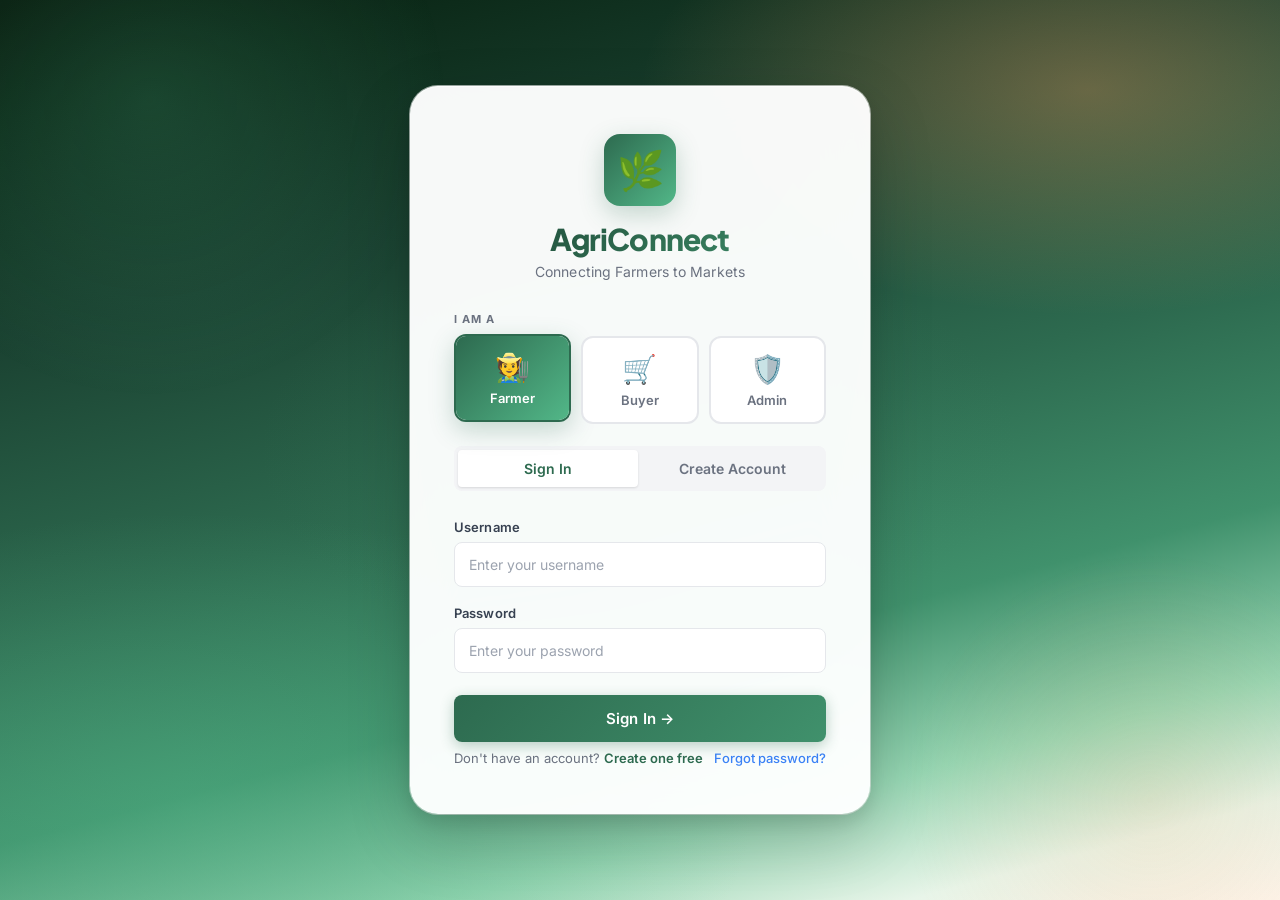
<file: static/index.html>
<!DOCTYPE html>
<html lang="en">
<head>
  <meta charset="UTF-8">
  <meta name="viewport" content="width=device-width, initial-scale=1.0">
  <title>AgriConnect – Connecting Farmers to Markets</title>
  <link rel="preconnect" href="https://fonts.googleapis.com">
  <link rel="preconnect" href="https://fonts.gstatic.com" crossorigin>
  <link href="https://fonts.googleapis.com/css2?family=Inter:wght@300;400;500;600;700;800;900&family=Plus+Jakarta+Sans:wght@400;500;600;700;800&display=swap" rel="stylesheet">
  <link rel="stylesheet" href="/static/css/main.css">
</head>
<body class="login-page">

  <div class="login-card">

    <!-- Logo -->
    <div class="login-logo">
      <div class="logo-icon-wrap">🌿</div>
      <h1>AgriConnect</h1>
      <p>Connecting Farmers to Markets</p>
    </div>

    <!-- Role Selector -->
    <div class="role-selector">
      <label>I am a</label>
      <div class="role-buttons">
        <button class="role-btn active" data-role="farmer" type="button">
          <span class="role-icon">🧑‍🌾</span>
          <span>Farmer</span>
        </button>
        <button class="role-btn" data-role="buyer" type="button">
          <span class="role-icon">🛒</span>
          <span>Buyer</span>
        </button>
        <button class="role-btn" data-role="admin" type="button">
          <span class="role-icon">🛡️</span>
          <span>Admin</span>
        </button>
      </div>
    </div>

    <!-- Tab Switcher -->
    <div class="auth-tabs">
      <button class="auth-tab active" data-tab="login" type="button">Sign In</button>
      <button class="auth-tab" data-tab="register" type="button">Create Account</button>
    </div>

    <!-- ── LOGIN FORM ── -->
    <form id="login-form">
      <div class="form-group">
        <label for="l-username">Username</label>
        <input id="l-username" type="text" name="username"
               placeholder="Enter your username" required autocomplete="username">
      </div>
      <div class="form-group">
        <label for="l-password">Password</label>
        <input id="l-password" type="password" name="password"
               placeholder="Enter your password" required autocomplete="current-password">
      </div>

      <button type="submit" class="btn btn-primary btn-full btn-lg" style="margin-top:4px;">
        Sign In →
      </button>

      <div style="display:flex;justify-content:space-between;align-items:center;margin-top:8px;font-size:13px;">
        <span class="text-muted">Don't have an account?
          <a href="#" id="go-register" style="color:var(--green-primary);font-weight:600;">Create one free</a>
        </span>
        <a href="#" id="go-forgot" style="color:#3b82f6;font-weight:500;">Forgot password?</a>
      </div>
    </form>

    <!-- ── REGISTER FORM ── -->
    <form id="register-form" class="hidden">
      <div class="form-row">
        <div class="form-group">
          <label for="r-fullname">Full Name</label>
          <input id="r-fullname" type="text" name="reg_fullname"
                 placeholder="Jane Wanjiku" required>
        </div>
        <div class="form-group">
          <label for="r-username">Username</label>
          <input id="r-username" type="text" name="reg_username"
                 placeholder="janewanjiku" required autocomplete="username">
        </div>
      </div>

      <div class="form-group">
        <label for="r-email">Email Address</label>
        <input id="r-email" type="email" name="reg_email"
               placeholder="jane@example.com" required>
      </div>

      <div class="form-row">
        <div class="form-group">
          <label for="r-pass">Password</label>
          <input id="r-pass" type="password" name="reg_password"
                 placeholder="Min. 6 characters" required minlength="6">
        </div>
        <div class="form-group">
          <label for="r-confirm">Confirm Password</label>
          <input id="r-confirm" type="password" name="reg_confirm"
                 placeholder="Repeat password" required>
        </div>
      </div>

      <div class="form-row">
        <div class="form-group">
          <label for="r-location">Location <span class="text-muted">(optional)</span></label>
          <input id="r-location" type="text" name="reg_location"
                 placeholder="e.g. Nairobi">
        </div>
        <div class="form-group">
          <label for="r-phone">Phone <span class="text-muted">(optional)</span></label>
          <input id="r-phone" type="tel" name="reg_phone"
                 placeholder="+254 7XX XXX XXX">
        </div>
      </div>

      <button type="submit" class="btn btn-primary btn-full btn-lg" style="margin-top:4px;">
        Create Account →
      </button>

      <p class="text-center text-muted mt-2">
        Already have an account?
        <a href="#" id="go-login" style="color:var(--green-primary);font-weight:600;">Sign in</a>
      </p>
    </form>

  </div><!-- /.login-card -->

  <script src="/static/js/config.js"></script>
  <script>
    // Quick tab shortcut links
    document.getElementById('go-register')?.addEventListener('click', e => {
      e.preventDefault();
      document.querySelector('[data-tab="register"]').click();
    });
    document.getElementById('go-login')?.addEventListener('click', e => {
      e.preventDefault();
      document.querySelector('[data-tab="login"]').click();
    });
    document.getElementById('go-forgot')?.addEventListener('click', e => {
      e.preventDefault();
      showForgotPasswordModal();
    });
  </script>
  <script src="/static/js/auth.js"></script>
</body>
</html>
</file>
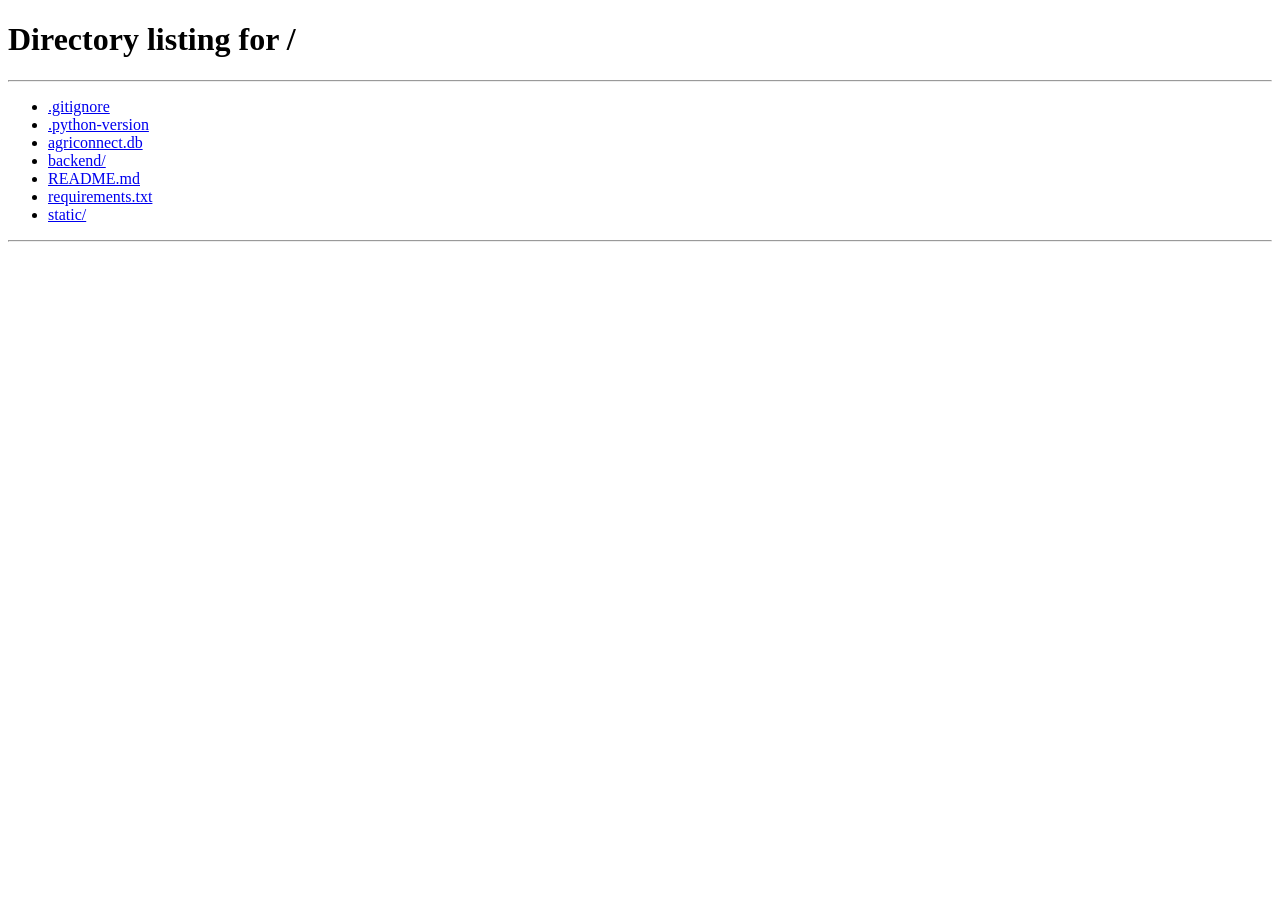
<file: static/admin-dashboard.html>
<!DOCTYPE html>
<html lang="en">
<head>
  <meta charset="UTF-8">
  <meta name="viewport" content="width=device-width, initial-scale=1.0">
  <title>AgriConnect – Admin Dashboard</title>
  <link rel="preconnect" href="https://fonts.googleapis.com">
  <link rel="preconnect" href="https://fonts.gstatic.com" crossorigin>
  <link href="https://fonts.googleapis.com/css2?family=Inter:wght@300;400;500;600;700;800;900&family=Plus+Jakarta+Sans:wght@400;500;600;700;800&display=swap" rel="stylesheet">
  <link rel="stylesheet" href="/static/css/main.css">
</head>
<body>

  <nav class="navbar">
    <a href="/admin/dashboard" class="nav-brand">
      <div class="nav-logo-box">🛡️</div>
      AgriConnect Admin
    </a>
    <div class="nav-links">
      <a href="/admin/dashboard" class="nav-link active">🏠 <span>Overview</span></a>
      <a href="/admin/users"     class="nav-link">👥 <span>Users</span></a>
      <a href="/messages"        class="nav-link">💬 <span>Messages</span></a>
    </div>
    <div class="nav-right">
      <div class="nav-user-pill" style="background:var(--danger-light);color:var(--danger);">
        <div class="nav-avatar" id="nav-user-init" style="background:var(--danger);color:#fff;">?</div>
        <span id="nav-user-name">Admin</span>
      </div>
      <button class="btn btn-ghost btn-sm" id="btn-changepw" style="padding:7px 12px;font-size:13px;">🔐 Password</button>
      <button class="btn-logout" id="btn-logout">⏻ Logout</button>
    </div>
  </nav>

  <div class="page-container">

    <!-- Welcome Banner -->
    <div class="welcome-banner" style="background:linear-gradient(135deg,#1e3a5f,#2d6a4f);">
      <span class="welcome-banner-emoji">🛡️</span>
      <div class="welcome-banner-content">
        <h2>Admin Portal — <span id="welcome-name">Administrator</span></h2>
        <p>Full platform visibility. Manage users, monitor activity, and maintain platform health.</p>
        <div class="banner-actions">
          <a href="/admin/users" class="btn btn-white btn-sm">👥 Manage Users</a>
        </div>
      </div>
    </div>

    <!-- Stats Grid -->
    <div class="stats-grid" style="grid-template-columns:repeat(auto-fill,minmax(180px,1fr));">
      <div class="stat-card green">
        <div class="stat-icon green">👥</div>
        <div class="stat-info"><h3 id="s-total-users">—</h3><p>Total Users</p></div>
      </div>
      <div class="stat-card harvest">
        <div class="stat-icon harvest">🧑‍🌾</div>
        <div class="stat-info"><h3 id="s-farmers">—</h3><p>Farmers</p></div>
      </div>
      <div class="stat-card blue">
        <div class="stat-icon blue">🛒</div>
        <div class="stat-info"><h3 id="s-buyers">—</h3><p>Buyers</p></div>
      </div>
      <div class="stat-card" style="border-top-color:var(--danger);">
        <div class="stat-icon" style="background:var(--danger-light);color:var(--danger);">🔒</div>
        <div class="stat-info"><h3 id="s-inactive">—</h3><p>Inactive Users</p></div>
      </div>
      <div class="stat-card green">
        <div class="stat-icon green">📦</div>
        <div class="stat-info"><h3 id="s-products">—</h3><p>Products</p></div>
      </div>
      <div class="stat-card harvest">
        <div class="stat-icon harvest">🛒</div>
        <div class="stat-info"><h3 id="s-orders">—</h3><p>Total Orders</p></div>
      </div>
      <div class="stat-card" style="border-top-color:var(--success);">
        <div class="stat-icon" style="background:var(--success-light);color:var(--success);">✅</div>
        <div class="stat-info"><h3 id="s-completed">—</h3><p>Completed</p></div>
      </div>
      <div class="stat-card" style="border-top-color:var(--warning);">
        <div class="stat-icon" style="background:var(--warning-light);color:var(--warning);">⏳</div>
        <div class="stat-info"><h3 id="s-pending">—</h3><p>Pending Orders</p></div>
      </div>
    </div>

    <!-- Recent Users -->
    <div class="section-header" style="margin-top:32px;">
      <div>
        <h3>Recent Users</h3>
        <p>Latest registrations across the platform</p>
      </div>
      <a href="/admin/users" class="btn btn-primary btn-sm">View All Users →</a>
    </div>

    <div id="recent-users">
      <div class="loading"><div class="spinner"></div><span>Loading…</span></div>
    </div>

  </div>

  <script src="/static/js/config.js"></script>
  <script src="/static/js/admin-dashboard.js"></script>
</body>
</html>
</file>
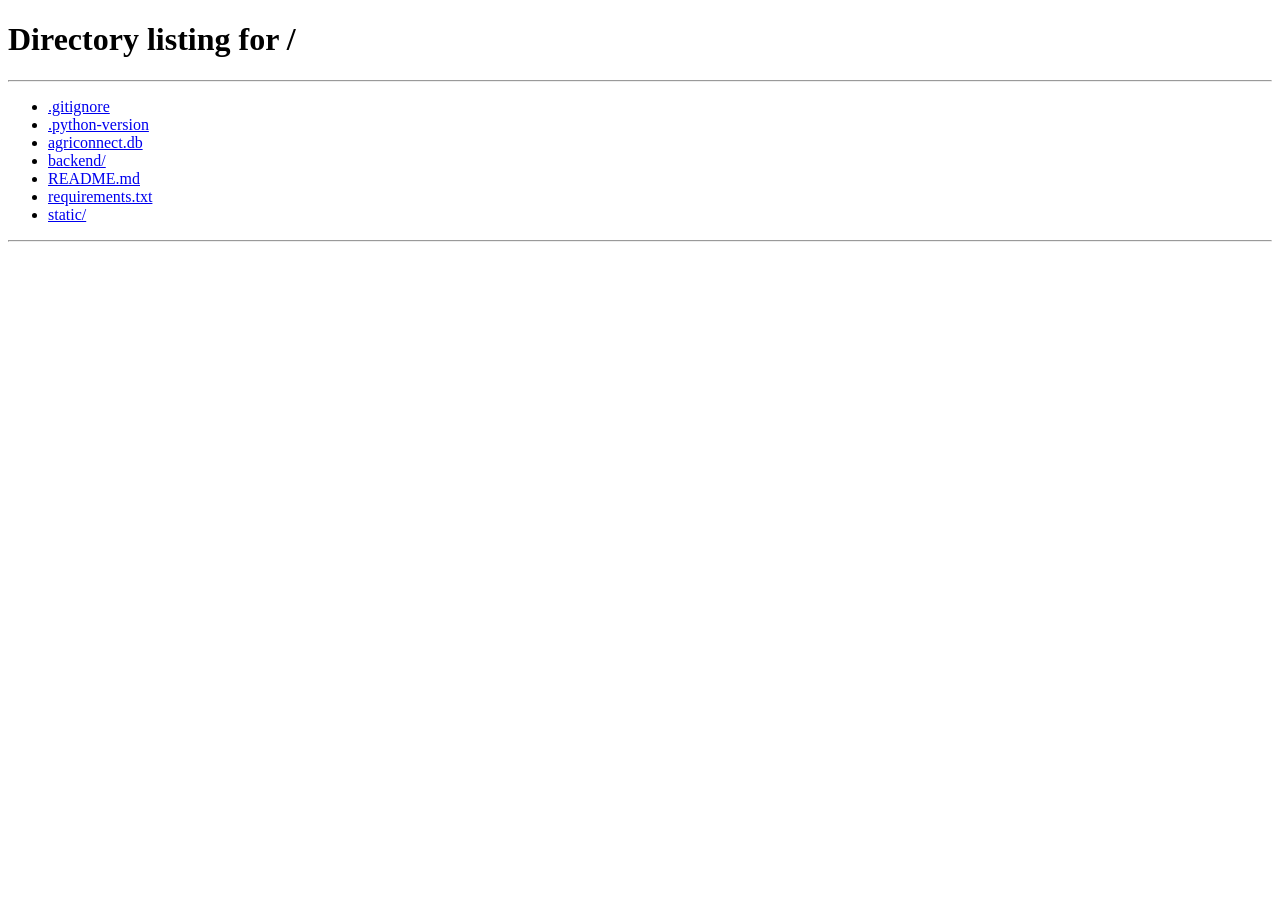
<file: static/buyer-orders.html>
<!DOCTYPE html>
<html lang="en">
<head>
  <meta charset="UTF-8">
  <meta name="viewport" content="width=device-width, initial-scale=1.0">
  <title>AgriConnect – My Orders</title>
  <link rel="preconnect" href="https://fonts.googleapis.com">
  <link rel="preconnect" href="https://fonts.gstatic.com" crossorigin>
  <link href="https://fonts.googleapis.com/css2?family=Inter:wght@300;400;500;600;700;800;900&family=Plus+Jakarta+Sans:wght@400;500;600;700;800&display=swap" rel="stylesheet">
  <link rel="stylesheet" href="/static/css/main.css">
</head>
<body>

  <nav class="navbar">
    <a href="/buyer/dashboard" class="nav-brand">
      <div class="nav-logo-box">🌿</div>
      AgriConnect
    </a>
    <div class="nav-links">
      <a href="/buyer/dashboard" class="nav-link">🛒 <span>Browse Market</span></a>
      <a href="/buyer/orders"    class="nav-link active">📋 <span>My Orders</span></a>
      <a href="/messages"        class="nav-link">💬 <span>Messages</span></a>
    </div>
    <div class="nav-right">
      <div class="notif-wrap">
        <button class="notif-bell" id="notif-bell" title="Notifications">🔔
          <span class="notif-badge" id="notif-badge" style="display:none"></span>
        </button>
        <div class="notif-panel" id="notif-panel">
          <div class="notif-panel-header">🔔 Notifications</div>
          <div class="notif-list" id="notif-list"></div>
        </div>
      </div>
      <div class="nav-user-pill">
        <div class="nav-avatar" id="nav-user-init">?</div>
        <span id="nav-user-name">Buyer</span>
      </div>
      <button class="btn btn-ghost btn-sm" id="btn-changepw" style="padding:7px 12px;font-size:13px;">🔐 Password</button>
      <button class="btn-logout" id="btn-logout">⏻ Logout</button>
    </div>
  </nav>

  <div class="page-container">

    <div class="section-header">
      <div>
        <h3>My Purchase Orders</h3>
        <p>Track all your purchase requests</p>
      </div>
      <a href="/buyer/dashboard" class="btn btn-primary btn-sm">+ Browse Products</a>
    </div>

    <!-- Status filter tabs -->
    <div style="display:flex;gap:8px;margin-bottom:20px;flex-wrap:wrap;">
      <button class="btn btn-primary btn-sm filter-tab active" data-status="">All</button>
      <button class="btn btn-outline btn-sm filter-tab" data-status="pending">⏳ Pending</button>
      <button class="btn btn-outline btn-sm filter-tab" data-status="accepted">✅ Accepted</button>
      <button class="btn btn-outline btn-sm filter-tab" data-status="paid">💳 Paid</button>
      <button class="btn btn-outline btn-sm filter-tab" data-status="completed">🎉 Completed</button>
      <button class="btn btn-outline btn-sm filter-tab" data-status="rejected">❌ Rejected</button>
    </div>

    <div id="orders-container">
      <div class="loading"><div class="spinner"></div><span>Loading orders…</span></div>
    </div>

  </div>

  <!-- ── Momo Payment Modal ─────────────────────────────────────────── -->
  <div class="modal-overlay" id="momo-overlay" style="display:none;">
    <div class="modal" style="max-width:440px;width:90%;">
      <div style="text-align:center;margin-bottom:16px;">
        <div style="font-size:48px;margin-bottom:8px;">📱</div>
        <h3 style="margin:0 0 4px;">Mobile Money Payment</h3>
        <p id="momo-amount-label" style="color:var(--green-dark);font-weight:700;font-size:18px;margin:0;"></p>
      </div>

      <!-- Provider selector -->
      <div style="display:flex;gap:10px;margin-bottom:16px;">
        <label id="prov-mtn"
          style="flex:1;border:2px solid var(--gray-200);border-radius:var(--r-md);padding:12px;cursor:pointer;text-align:center;transition:all .2s;"
          onclick="selectProvider('MTN')">
          <div style="font-size:24px;">🟡</div>
          <div style="font-weight:600;font-size:13px;">MTN MoMo</div>
        </label>
        <label id="prov-airtel"
          style="flex:1;border:2px solid var(--gray-200);border-radius:var(--r-md);padding:12px;cursor:pointer;text-align:center;transition:all .2s;"
          onclick="selectProvider('Airtel')">
          <div style="font-size:24px;">🔴</div>
          <div style="font-weight:600;font-size:13px;">Airtel Money</div>
        </label>
      </div>

      <div style="display:flex;flex-direction:column;gap:12px;margin-bottom:16px;">
        <input id="momo-phone" type="tel" placeholder="Phone number (e.g. 0781234567)"
          style="padding:10px 14px;border:1px solid var(--gray-200);border-radius:var(--r-sm);font-size:14px;">
        <input id="momo-name" type="text" placeholder="Account holder name"
          style="padding:10px 14px;border:1px solid var(--gray-200);border-radius:var(--r-sm);font-size:14px;">
      </div>

      <!-- Processing animation (hidden initially) -->
      <div id="momo-processing" style="display:none;text-align:center;padding:20px 0;">
        <div class="spinner" style="margin:0 auto 12px;"></div>
        <div style="font-weight:600;">Processing payment…</div>
        <div style="font-size:13px;color:var(--gray-500);margin-top:4px;">Please wait, contacting your provider</div>
      </div>

      <div id="momo-form-actions" class="modal-actions">
        <button class="btn btn-ghost" id="momo-cancel">Cancel</button>
        <button class="btn btn-primary" id="momo-pay-btn">💳 Pay Now</button>
      </div>
    </div>
  </div>

  <!-- ── Receipt Modal ─────────────────────────────────────────────── -->
  <div class="modal-overlay" id="receipt-overlay" style="display:none;">
    <div class="modal" style="max-width:480px;width:90%;padding:0;overflow:hidden;">
      <!-- Receipt header -->
      <div style="background:linear-gradient(135deg,var(--green-mid),var(--green-light));color:#fff;padding:24px;text-align:center;">
        <div style="font-size:48px;margin-bottom:8px;">✅</div>
        <h3 style="margin:0 0 4px;color:#fff;">Payment Successful!</h3>
        <div id="rec-id" style="font-size:13px;opacity:.85;"></div>
      </div>
      <!-- Receipt body -->
      <div style="padding:24px;">
        <table style="width:100%;border-collapse:collapse;font-size:14px;">
          <tr><td style="padding:6px 0;color:var(--gray-500);">Product</td>      <td id="rec-product"  style="text-align:right;font-weight:600;"></td></tr>
          <tr><td style="padding:6px 0;color:var(--gray-500);">Quantity</td>     <td id="rec-qty"      style="text-align:right;font-weight:600;"></td></tr>
          <tr><td style="padding:6px 0;color:var(--gray-500);">Price / kg</td>   <td id="rec-price"    style="text-align:right;font-weight:600;"></td></tr>
          <tr><td colspan="2"><hr style="border:none;border-top:1px dashed var(--gray-200);margin:8px 0;"></td></tr>
          <tr><td style="padding:6px 0;color:var(--gray-500);">Total Paid</td>   <td id="rec-total"    style="text-align:right;font-weight:700;color:var(--green-dark);font-size:16px;"></td></tr>
          <tr><td style="padding:6px 0;color:var(--gray-500);">Via</td>          <td id="rec-provider" style="text-align:right;font-weight:600;"></td></tr>
          <tr><td style="padding:6px 0;color:var(--gray-500);">Paid At</td>      <td id="rec-paid-at"  style="text-align:right;"></td></tr>
          <tr><td colspan="2"><hr style="border:none;border-top:1px dashed var(--gray-200);margin:8px 0;"></td></tr>
          <tr>
            <td style="padding:6px 0;color:var(--gray-500);">Delivery</td>
            <td id="rec-delivery" style="text-align:right;font-weight:600;color:var(--harvest-dark);"></td>
          </tr>
          <tr><td style="padding:6px 0;color:var(--gray-500);">Buyer</td>        <td id="rec-buyer"    style="text-align:right;"></td></tr>
          <tr><td style="padding:6px 0;color:var(--gray-500);">Farmer</td>       <td id="rec-farmer"   style="text-align:right;"></td></tr>
        </table>
        <button class="btn btn-primary" style="width:100%;margin-top:20px;" id="rec-close">Done</button>
      </div>
    </div>
  </div>

  <script src="/static/js/config.js"></script>
  <script src="/static/js/buyer-orders.js"></script>
</body>
</html>
</file>
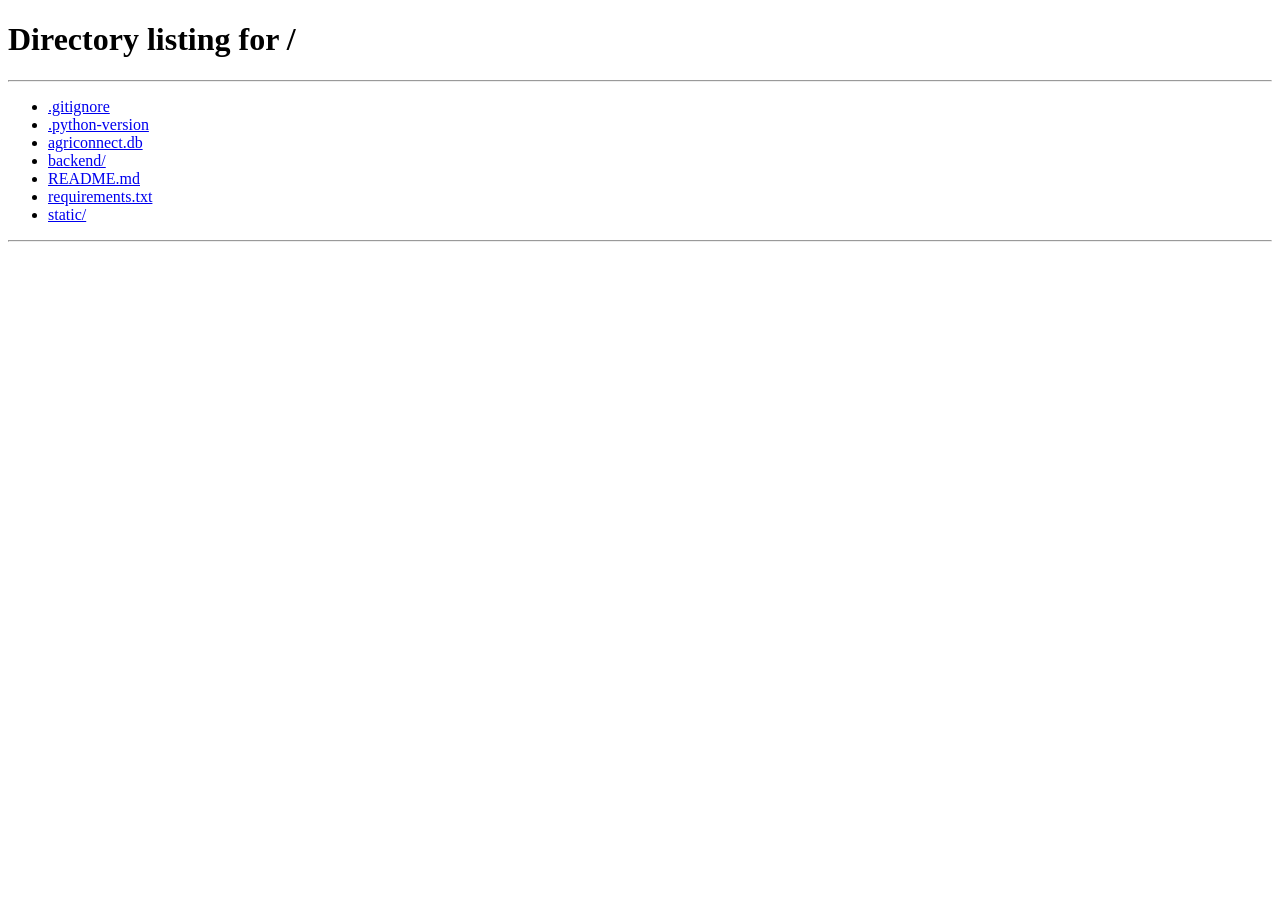
<file: static/farmer-add-product.html>
<!DOCTYPE html>
<html lang="en">
<head>
  <meta charset="UTF-8">
  <meta name="viewport" content="width=device-width, initial-scale=1.0">
  <title>AgriConnect – Add Product</title>
  <link rel="preconnect" href="https://fonts.googleapis.com">
  <link rel="preconnect" href="https://fonts.gstatic.com" crossorigin>
  <link href="https://fonts.googleapis.com/css2?family=Inter:wght@300;400;500;600;700;800;900&family=Plus+Jakarta+Sans:wght@400;500;600;700;800&display=swap" rel="stylesheet">
  <link rel="stylesheet" href="/static/css/main.css">
</head>
<body class="form-page">

  <!-- ── Navbar ── -->
  <nav class="navbar">
    <a href="/farmer/dashboard" class="nav-brand">
      <div class="nav-logo-box">🌿</div>
      AgriConnect
    </a>

    <div class="nav-links">
      <a href="/farmer/dashboard"   class="nav-link">🏠 <span>Dashboard</span></a>
      <a href="/farmer/products"    class="nav-link">📦 <span>My Products</span></a>
      <a href="/farmer/add-product" class="nav-link active">➕ <span>Add Product</span></a>
      <a href="/farmer/orders"      class="nav-link">🛒 <span>Orders</span></a>
      <a href="/messages"           class="nav-link">💬 <span>Messages</span></a>
    </div>

    <div class="nav-right">
      <div class="nav-user-pill">
        <div class="nav-avatar" id="nav-user-init">?</div>
        <span id="nav-user-name">Farmer</span>
      </div>
      <button class="btn btn-ghost btn-sm" id="btn-changepw" style="padding:7px 12px;font-size:13px;">🔐 Password</button>
      <button class="btn-logout" id="btn-logout">⏻ Logout</button>
    </div>
  </nav>

  <!-- ── Page ── -->
  <div class="page-container">
    <a href="/farmer/products" class="back-link">← Back to My Products</a>

    <div class="form-card">
      <div class="form-card-header">
        <h2>🌱 List a New Product</h2>
        <p>Fill in the details below to make your product visible to buyers on the marketplace.</p>
      </div>

      <form id="add-product-form">

        <!-- Image Upload -->
        <div class="form-section-label">📷 Product Photo</div>
        <div class="form-group">
          <div class="image-upload-area" id="upload-area">
            <input type="file" id="image-input" accept="image/*">
            <img id="image-preview" class="image-preview" src="" alt="Preview">
            <div class="upload-content" id="upload-content">
              <div class="upload-icon">📷</div>
              <div class="upload-text">
                <strong>Click to upload</strong> or drag &amp; drop<br>
                <span style="font-size:12px;color:var(--gray-400);">PNG, JPG, WEBP · Max 5 MB</span>
              </div>
            </div>
          </div>
          <p class="form-hint">A good photo significantly increases buyer interest.</p>
        </div>

        <!-- Basic Info -->
        <div class="form-section-label">📋 Basic Information</div>
        <div class="form-row">
          <div class="form-group">
            <label for="f-name">Product Name *</label>
            <input id="f-name" type="text" name="name"
                   placeholder="e.g. Fresh White Maize" required>
          </div>
          <div class="form-group">
            <label for="f-category">Category *</label>
            <select id="f-category" name="category" required>
              <option value="" disabled selected>Select a category</option>
              <option value="Grains">🌾 Grains</option>
              <option value="Vegetables">🥬 Vegetables</option>
              <option value="Fruits">🍎 Fruits</option>
              <option value="Dairy">🥛 Dairy</option>
              <option value="Livestock">🐄 Livestock</option>
              <option value="Other">📦 Other</option>
            </select>
          </div>
        </div>

        <!-- Pricing & Stock -->
        <div class="form-section-label">💰 Pricing &amp; Stock</div>
        <div class="form-row">
          <div class="form-group">
            <label for="f-price">Price per kg (KSh) *</label>
            <input id="f-price" type="number" name="price_per_kg"
                   placeholder="e.g. 50" min="0" step="0.01" required>
          </div>
          <div class="form-group">
            <label for="f-qty">Quantity Available (kg) *</label>
            <input id="f-qty" type="number" name="quantity_available"
                   placeholder="e.g. 500" min="0" step="0.1" required>
          </div>
        </div>

        <!-- Location -->
        <div class="form-section-label">📍 Location</div>
        <div class="form-group">
          <label for="f-location">Market / Location *</label>
          <input id="f-location" type="text" name="location"
                 placeholder="e.g. Nairobi, Wakulima Market" required>
          <p class="form-hint">Include the town and market name to help buyers find you.</p>
        </div>

        <!-- Description -->
        <div class="form-section-label">📝 Description</div>
        <div class="form-group">
          <label for="f-desc">Product Description <span class="text-muted">(optional)</span></label>
          <textarea id="f-desc" name="description"
                    placeholder="Describe the quality, harvest date, variety, storage conditions…"></textarea>
        </div>

        <div class="divider"></div>

        <div style="display:flex;gap:12px;">
          <a href="/farmer/products" class="btn btn-ghost" style="flex:1;">Cancel</a>
          <button type="submit" class="btn btn-primary" style="flex:2;">
            🌱 Add to Marketplace
          </button>
        </div>

      </form>
    </div>
  </div>

  <script src="/static/js/config.js"></script>
  <script src="/static/js/farmer-add-product.js"></script>
</body>
</html>
</file>
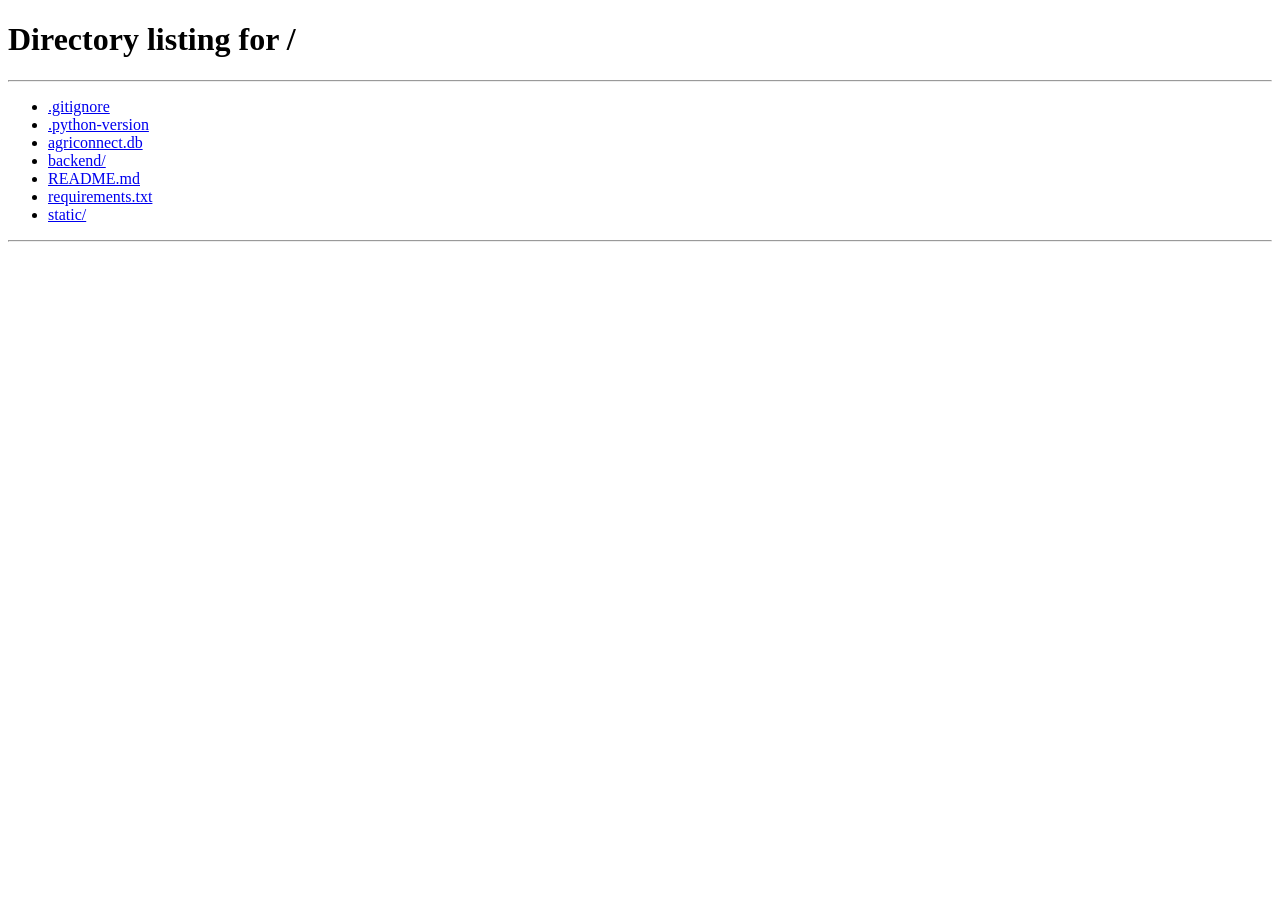
<file: static/farmer-dashboard.html>
<!DOCTYPE html>
<html lang="en">
<head>
  <meta charset="UTF-8">
  <meta name="viewport" content="width=device-width, initial-scale=1.0">
  <title>AgriConnect – Farmer Dashboard</title>
  <link rel="preconnect" href="https://fonts.googleapis.com">
  <link rel="preconnect" href="https://fonts.gstatic.com" crossorigin>
  <link href="https://fonts.googleapis.com/css2?family=Inter:wght@300;400;500;600;700;800;900&family=Plus+Jakarta+Sans:wght@400;500;600;700;800&display=swap" rel="stylesheet">
  <link rel="stylesheet" href="/static/css/main.css">
</head>
<body>

  <!-- ── Navbar ── -->
  <nav class="navbar">
    <a href="/farmer/dashboard" class="nav-brand">
      <div class="nav-logo-box">🌿</div>
      AgriConnect
    </a>

    <div class="nav-links">
      <a href="/farmer/dashboard"   class="nav-link active">🏠 <span>Dashboard</span></a>
      <a href="/farmer/products"    class="nav-link">📦 <span>My Products</span></a>
      <a href="/farmer/add-product" class="nav-link">➕ <span>Add Product</span></a>
      <a href="/farmer/orders"      class="nav-link">🛒 <span>Orders</span></a>
      <a href="/messages"           class="nav-link">💬 <span>Messages</span></a>
    </div>

    <div class="nav-right">
      <!-- Notification bell -->
      <div class="notif-wrap">
        <button class="notif-bell" id="notif-bell" title="Notifications">🔔
          <span class="notif-badge" id="notif-badge" style="display:none"></span>
        </button>
        <div class="notif-panel" id="notif-panel">
          <div class="notif-panel-header">🔔 Notifications</div>
          <div class="notif-list" id="notif-list"></div>
        </div>
      </div>

      <div class="nav-user-pill">
        <div class="nav-avatar" id="nav-user-init">?</div>
        <span id="nav-user-name">Farmer</span>
      </div>
      <button class="btn btn-ghost btn-sm" id="btn-changepw" style="padding:7px 12px;font-size:13px;">🔐 Password</button>
      <button class="btn-logout" id="btn-logout">⏻ Logout</button>
    </div>
  </nav>

  <!-- ── Page ── -->
  <div class="page-container">

    <!-- Welcome Banner -->
    <div class="welcome-banner">
      <span class="welcome-banner-emoji">🌾</span>
      <div class="welcome-banner-content">
        <h2>Welcome back, <span id="welcome-name">Farmer</span> 👋</h2>
        <p>Your farm, your market. Manage listings and reach buyers across the country.</p>
        <div class="banner-actions">
          <a href="/farmer/add-product" class="btn btn-white btn-sm">+ Add New Product</a>
          <a href="/farmer/orders"      class="btn btn-sm" style="background:rgba(255,255,255,.15);color:#fff;border:1px solid rgba(255,255,255,.3);">View Orders</a>
        </div>
      </div>
    </div>

    <!-- Stats -->
    <div class="stats-grid">
      <div class="stat-card green">
        <div class="stat-icon green">📦</div>
        <div class="stat-info">
          <h3 id="stat-total">—</h3>
          <p>Total Products</p>
        </div>
      </div>
      <div class="stat-card harvest">
        <div class="stat-icon harvest">✅</div>
        <div class="stat-info">
          <h3 id="stat-active">—</h3>
          <p>Active Listings</p>
        </div>
      </div>
      <div class="stat-card blue">
        <div class="stat-icon blue">🔒</div>
        <div class="stat-info">
          <h3 id="stat-inactive">—</h3>
          <p>Inactive Listings</p>
        </div>
      </div>
      <div class="stat-card" style="border-top-color:var(--harvest-dark);">
        <div class="stat-icon" style="background:var(--harvest-light);color:var(--harvest-dark);">🛒</div>
        <div class="stat-info">
          <h3 id="stat-orders">—</h3>
          <p>Pending Orders</p>
        </div>
      </div>
    </div>

    <!-- Recent Products -->
    <div class="section-header">
      <div>
        <h3>Recent Products</h3>
        <p>Your latest 6 listings</p>
      </div>
      <div style="display:flex;gap:10px;">
        <a href="/farmer/products"    class="btn btn-outline btn-sm">View All →</a>
        <a href="/farmer/add-product" class="btn btn-primary btn-sm">+ Add Product</a>
      </div>
    </div>

    <div id="recent-products">
      <div class="loading"><div class="spinner"></div><span>Loading your products…</span></div>
    </div>

  </div>

  <script src="/static/js/config.js"></script>
  <script src="/static/js/farmer-dashboard.js"></script>
</body>
</html>
</file>
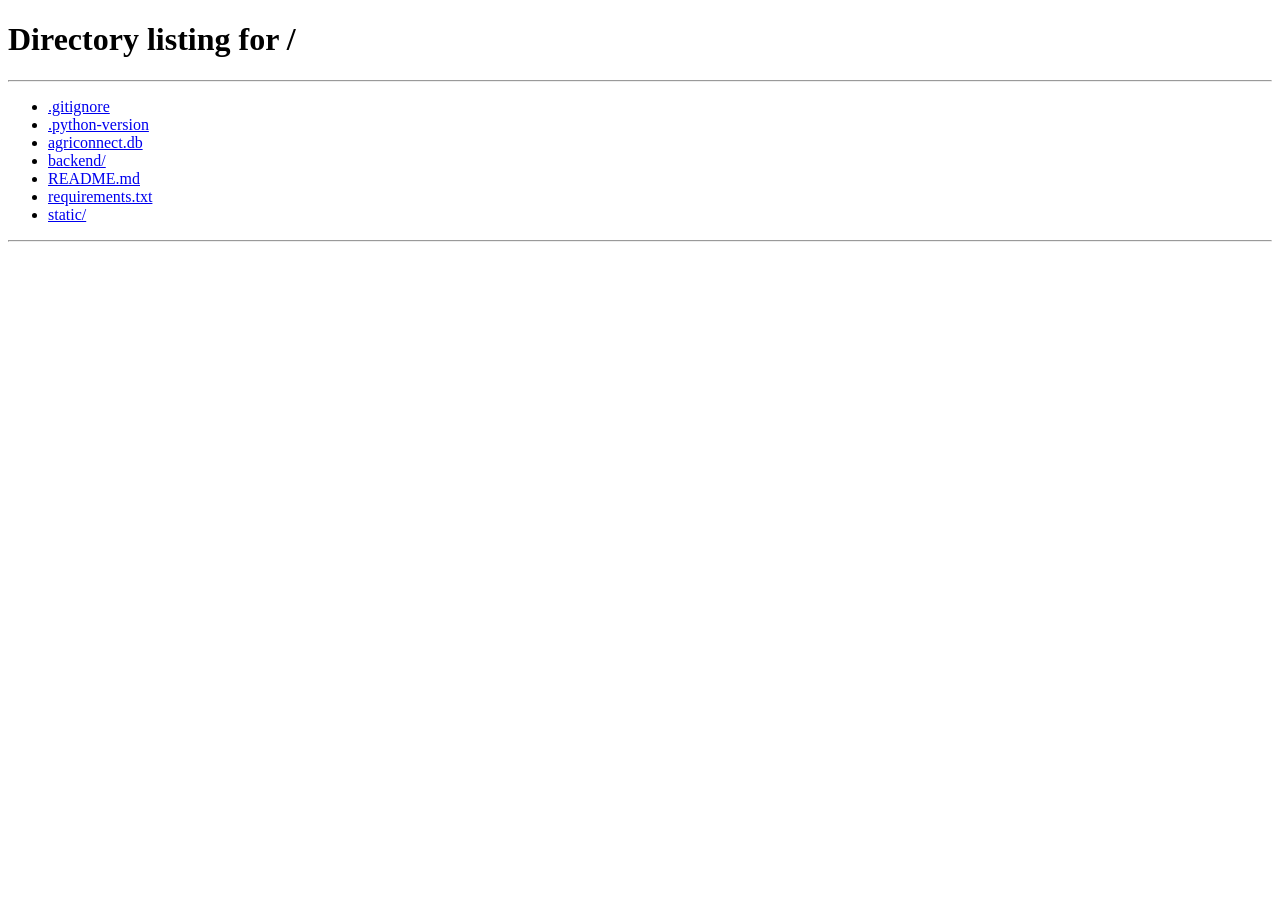
<file: static/farmer-edit-product.html>
<!DOCTYPE html>
<html lang="en">
<head>
  <meta charset="UTF-8">
  <meta name="viewport" content="width=device-width, initial-scale=1.0">
  <title>AgriConnect – Edit Product</title>
  <link rel="preconnect" href="https://fonts.googleapis.com">
  <link rel="preconnect" href="https://fonts.gstatic.com" crossorigin>
  <link href="https://fonts.googleapis.com/css2?family=Inter:wght@300;400;500;600;700;800;900&family=Plus+Jakarta+Sans:wght@400;500;600;700;800&display=swap" rel="stylesheet">
  <link rel="stylesheet" href="/static/css/main.css">
</head>
<body class="form-page">

  <!-- ── Navbar ── -->
  <nav class="navbar">
    <a href="/farmer/dashboard" class="nav-brand">
      <div class="nav-logo-box">🌿</div>
      AgriConnect
    </a>

    <div class="nav-links">
      <a href="/farmer/dashboard"   class="nav-link">🏠 <span>Dashboard</span></a>
      <a href="/farmer/products"    class="nav-link active">📦 <span>My Products</span></a>
      <a href="/farmer/add-product" class="nav-link">➕ <span>Add Product</span></a>
      <a href="/farmer/orders"      class="nav-link">🛒 <span>Orders</span></a>
      <a href="/messages"           class="nav-link">💬 <span>Messages</span></a>
    </div>

    <div class="nav-right">
      <div class="nav-user-pill">
        <div class="nav-avatar" id="nav-user-init">?</div>
        <span id="nav-user-name">Farmer</span>
      </div>
      <button class="btn btn-ghost btn-sm" id="btn-changepw" style="padding:7px 12px;font-size:13px;">🔐 Password</button>
      <button class="btn-logout" id="btn-logout">⏻ Logout</button>
    </div>
  </nav>

  <!-- ── Page ── -->
  <div class="page-container">
    <a href="/farmer/products" class="back-link">← Back to My Products</a>

    <div class="form-card">
      <div class="form-card-header">
        <h2 id="page-title">✏️ Edit Product</h2>
        <p>Update your product details. Changes are immediately visible to buyers.</p>
      </div>

      <form id="edit-product-form">

        <!-- Image -->
        <div class="form-section-label">📷 Product Photo</div>
        <div class="form-group">
          <div class="image-upload-area" id="upload-area">
            <input type="file" id="image-input" accept="image/*">
            <img id="image-preview" class="image-preview" src="" alt="Preview">
            <div class="upload-content" id="upload-content">
              <div class="upload-icon">📷</div>
              <div class="upload-text">
                <strong>Click to change photo</strong><br>
                <span style="font-size:12px;color:var(--gray-400);">PNG, JPG, WEBP · Max 5 MB</span>
              </div>
            </div>
          </div>
        </div>

        <!-- Basic Info -->
        <div class="form-section-label">📋 Basic Information</div>
        <div class="form-row">
          <div class="form-group">
            <label for="e-name">Product Name *</label>
            <input id="e-name" type="text" name="name" required>
          </div>
          <div class="form-group">
            <label for="e-category">Category *</label>
            <select id="e-category" name="category" required>
              <option value="Grains">🌾 Grains</option>
              <option value="Vegetables">🥬 Vegetables</option>
              <option value="Fruits">🍎 Fruits</option>
              <option value="Dairy">🥛 Dairy</option>
              <option value="Livestock">🐄 Livestock</option>
              <option value="Other">📦 Other</option>
            </select>
          </div>
        </div>

        <!-- Pricing -->
        <div class="form-section-label">💰 Pricing &amp; Stock</div>
        <div class="form-row">
          <div class="form-group">
            <label for="e-price">Price per kg (KSh) *</label>
            <input id="e-price" type="number" name="price_per_kg" min="0" step="0.01" required>
          </div>
          <div class="form-group">
            <label for="e-qty">Quantity Available (kg) *</label>
            <input id="e-qty" type="number" name="quantity_available" min="0" step="0.1" required>
          </div>
        </div>

        <!-- Location -->
        <div class="form-section-label">📍 Location</div>
        <div class="form-group">
          <label for="e-location">Market / Location *</label>
          <input id="e-location" type="text" name="location" required>
        </div>

        <!-- Description -->
        <div class="form-section-label">📝 Description</div>
        <div class="form-group">
          <label for="e-desc">Product Description</label>
          <textarea id="e-desc" name="description"
                    placeholder="Describe quality, harvest date, variety, storage…"></textarea>
        </div>

        <!-- Status -->
        <div class="form-section-label">🔘 Listing Status</div>
        <div class="form-group">
          <label for="e-status">Visibility</label>
          <select id="e-status" name="is_active">
            <option value="true">✅ Active – visible to buyers</option>
            <option value="false">🔒 Inactive – hidden from buyers</option>
          </select>
          <p class="form-hint">Inactive listings won't appear in the marketplace but are saved for later.</p>
        </div>

        <div class="divider"></div>

        <div style="display:flex;gap:12px;">
          <a href="/farmer/products" class="btn btn-ghost" style="flex:1;">Cancel</a>
          <button type="submit" class="btn btn-primary" style="flex:2;">
            💾 Save Changes
          </button>
        </div>

      </form>
    </div>
  </div>

  <script src="/static/js/config.js"></script>
  <script src="/static/js/farmer-edit-product.js"></script>
</body>
</html>
</file>
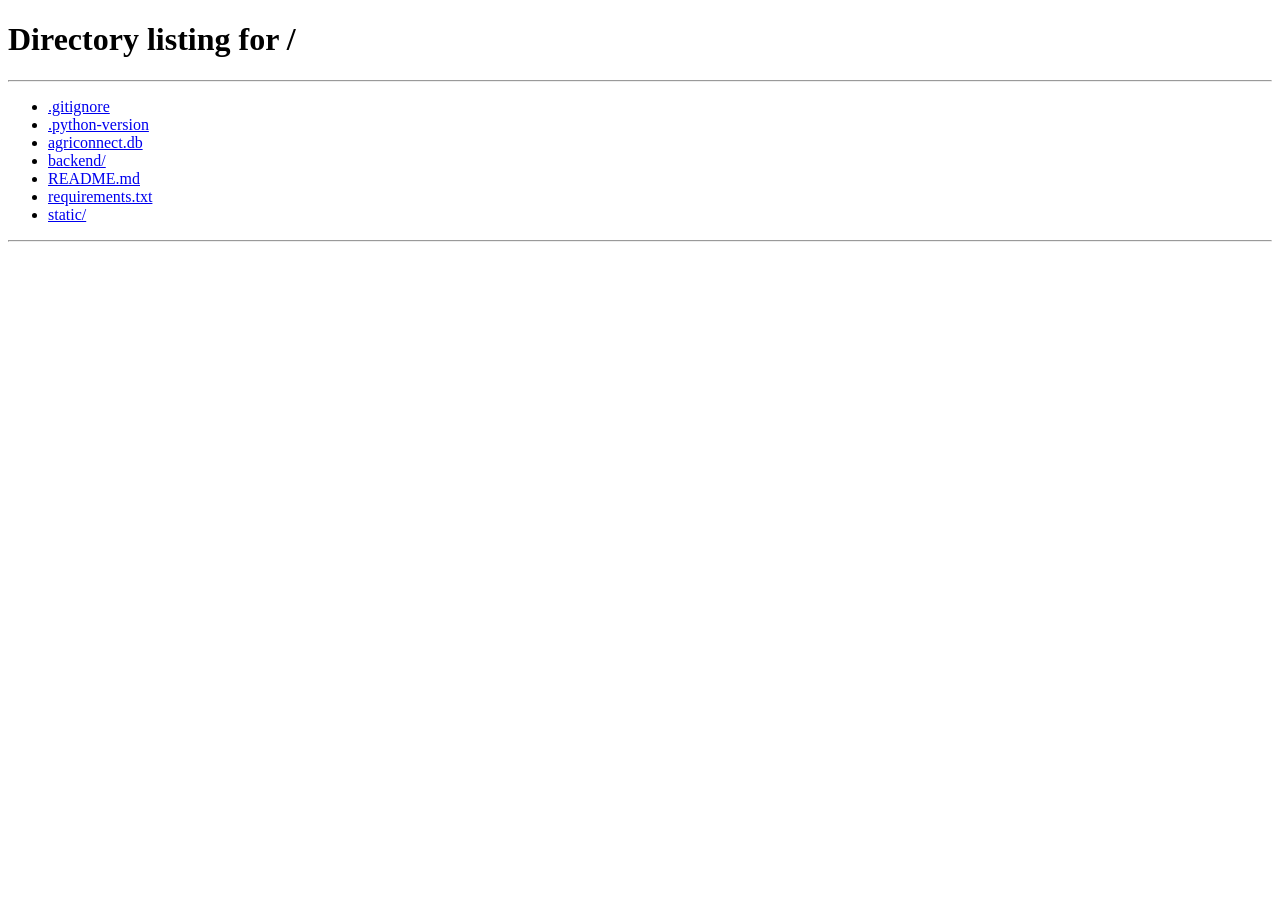
<file: static/messages.html>
<!DOCTYPE html>
<html lang="en">
<head>
  <meta charset="UTF-8">
  <meta name="viewport" content="width=device-width, initial-scale=1.0">
  <title>AgriConnect – Messages</title>
  <link rel="preconnect" href="https://fonts.googleapis.com">
  <link rel="preconnect" href="https://fonts.gstatic.com" crossorigin>
  <link href="https://fonts.googleapis.com/css2?family=Inter:wght@300;400;500;600;700;800;900&family=Plus+Jakarta+Sans:wght@400;500;600;700;800&display=swap" rel="stylesheet">
  <link rel="stylesheet" href="/static/css/main.css">
</head>
<body>

  <nav class="navbar">
    <a href="/" class="nav-brand" id="nav-brand">
      <div class="nav-logo-box">🌿</div>
      AgriConnect
    </a>
    <div class="nav-links" id="nav-links">
      <!-- filled by JS based on role -->
    </div>
    <div class="nav-right">
      <div class="notif-wrap">
        <button class="notif-bell" id="notif-bell" title="Notifications">🔔
          <span class="notif-badge" id="notif-badge" style="display:none"></span>
        </button>
        <div class="notif-panel" id="notif-panel">
          <div class="notif-panel-header">🔔 Notifications</div>
          <div class="notif-list" id="notif-list"></div>
        </div>
      </div>
      <div class="nav-user-pill">
        <div class="nav-avatar" id="nav-user-init">?</div>
        <span id="nav-user-name">User</span>
      </div>
      <button class="btn btn-ghost btn-sm" id="btn-changepw" style="padding:7px 12px;font-size:13px;">🔐 Password</button>
      <button class="btn-logout" id="btn-logout">⏻ Logout</button>
    </div>
  </nav>

  <!-- ── Messages Layout ── -->
  <div class="messages-layout">

    <!-- Left: conversations list -->
    <div class="conv-list">
      <div class="conv-header">
        💬 Conversations
        <button class="btn-new-conv" id="btn-new-conv" title="New conversation">✏️</button>
      </div>
      <div id="conv-list-items">
        <div class="loading" style="padding:20px;justify-content:center;display:flex;gap:8px;align-items:center;">
          <div class="spinner"></div><span>Loading…</span>
        </div>
      </div>
    </div>

    <!-- Right: chat area -->
    <div class="chat-area" id="chat-area">
      <div class="chat-empty">
        <div class="chat-empty-icon">💬</div>
        <div>Select a conversation to start chatting</div>
      </div>
    </div>

  </div>

  <!-- User picker modal (hidden) -->
  <div class="user-picker" id="user-picker" style="display:none">
    <div class="user-picker-inner">
      <h3>Start a New Conversation</h3>
      <div id="user-pick-list">
        <div class="loading" style="display:flex;gap:8px;align-items:center;">
          <div class="spinner"></div><span>Loading users…</span>
        </div>
      </div>
      <button class="btn btn-ghost btn-sm" id="close-picker" style="margin-top:12px;">Cancel</button>
    </div>
  </div>

  <script src="/static/js/config.js"></script>
  <script src="/static/js/messages.js"></script>
</body>
</html>
</file>
<file: static/css/main.css>
/* ============================================================
   AgriConnect – Design System
   ============================================================ */

@import url('https://fonts.googleapis.com/css2?family=Inter:wght@300;400;500;600;700;800;900&family=Plus+Jakarta+Sans:wght@400;500;600;700;800&display=swap');

:root {
  /* Brand colours */
  --green-darkest:  #0A1F13;
  --green-dark:     #1B4332;
  --green-primary:  #2D6A4F;
  --green-mid:      #40916C;
  --green-light:    #52B788;
  --green-pale:     #95D5B2;
  --green-tint:     #D8F3DC;
  --harvest:        #F4A261;
  --harvest-dark:   #E76F51;
  --harvest-light:  #FEF0E6;
  --sky:            #74C0FC;

  /* Neutrals */
  --cream:      #F0F7F4;
  --white:      #FFFFFF;
  --gray-50:    #F9FAFB;
  --gray-100:   #F3F4F6;
  --gray-200:   #E5E7EB;
  --gray-300:   #D1D5DB;
  --gray-400:   #9CA3AF;
  --gray-500:   #6B7280;
  --gray-600:   #4B5563;
  --gray-700:   #374151;
  --gray-800:   #1F2937;
  --text:       #111827;

  /* Semantic */
  --danger:         #EF4444;
  --danger-light:   #FEE2E2;
  --success:        #10B981;
  --success-light:  #ECFDF5;
  --info:           #3B82F6;
  --info-light:     #EFF6FF;
  --warning:        #F59E0B;
  --warning-light:  #FFFBEB;

  /* Shadows */
  --shadow-xs:  0 1px 2px rgba(0,0,0,.05);
  --shadow-sm:  0 1px 3px rgba(0,0,0,.07), 0 1px 2px rgba(0,0,0,.05);
  --shadow:     0 4px 12px rgba(0,0,0,.08), 0 2px 4px rgba(0,0,0,.04);
  --shadow-md:  0 8px 24px rgba(0,0,0,.1),  0 2px 6px rgba(0,0,0,.06);
  --shadow-lg:  0 16px 48px rgba(0,0,0,.14), 0 4px 12px rgba(0,0,0,.08);
  --shadow-xl:  0 24px 64px rgba(0,0,0,.18), 0 8px 20px rgba(0,0,0,.1);
  --shadow-green: 0 8px 24px rgba(45,106,79,.25);
  --shadow-harvest: 0 8px 24px rgba(244,162,97,.3);

  /* Radii */
  --r-xs:  4px;
  --r-sm:  8px;
  --r:     12px;
  --r-md:  16px;
  --r-lg:  20px;
  --r-xl:  28px;
  --r-full: 9999px;

  /* Typography */
  --font-body:    'Inter', system-ui, -apple-system, sans-serif;
  --font-display: 'Plus Jakarta Sans', 'Inter', sans-serif;

  /* Transitions */
  --t-fast:   all .15s ease;
  --t:        all .2s ease;
  --t-slow:   all .35s ease;
  --t-spring: all .3s cubic-bezier(.34, 1.56, .64, 1);
}

/* ── Reset ─────────────────────────────────────────────────── */
*, *::before, *::after { box-sizing: border-box; margin: 0; padding: 0; }
html { scroll-behavior: smooth; }
body {
  font-family: var(--font-body);
  color: var(--text);
  background: var(--gray-50);
  min-height: 100vh;
  -webkit-font-smoothing: antialiased;
  -moz-osx-font-smoothing: grayscale;
}
a { color: inherit; text-decoration: none; }
img { max-width: 100%; display: block; }
button { font-family: inherit; }

/* ── Scrollbar ─────────────────────────────────────────────── */
::-webkit-scrollbar { width: 7px; height: 7px; }
::-webkit-scrollbar-track { background: var(--gray-100); }
::-webkit-scrollbar-thumb {
  background: linear-gradient(var(--green-light), var(--green-mid));
  border-radius: var(--r-full);
}

/* ============================================================
   LOGIN PAGE
   ============================================================ */
.login-page {
  min-height: 100vh;
  display: flex;
  align-items: center;
  justify-content: center;
  padding: 24px;
  position: relative;
  overflow: hidden;

  /* Multi-layer agricultural gradient: sky → fields → earth */
  background:
    radial-gradient(ellipse 80% 60% at 15% 90%, rgba(82,183,136,.4) 0%, transparent 55%),
    radial-gradient(ellipse 70% 50% at 85% 10%, rgba(244,162,97,.35) 0%, transparent 50%),
    radial-gradient(ellipse 50% 40% at 50% 50%, rgba(64,145,108,.15) 0%, transparent 60%),
    linear-gradient(165deg,
      #071a0d  0%,
      #0d2b1a  10%,
      #1B4332  28%,
      #2D6A4F  50%,
      #40916C  68%,
      #95D5B2  82%,
      #E8F5E9  92%,
      #FDF6EC  100%
    );
  background-attachment: fixed;
}

/* Decorative orbs */
.login-page::before {
  content: '';
  position: fixed;
  width: 600px; height: 600px;
  border-radius: 50%;
  background: radial-gradient(circle, rgba(82,183,136,.18) 0%, transparent 70%);
  top: -200px; left: -150px;
  animation: orb-drift 12s ease-in-out infinite;
  pointer-events: none;
}
.login-page::after {
  content: '';
  position: fixed;
  width: 500px; height: 500px;
  border-radius: 50%;
  background: radial-gradient(circle, rgba(244,162,97,.15) 0%, transparent 70%);
  bottom: -150px; right: -120px;
  animation: orb-drift 10s ease-in-out infinite reverse;
  animation-delay: -5s;
  pointer-events: none;
}

@keyframes orb-drift {
  0%, 100% { transform: translate(0, 0) scale(1); }
  33%       { transform: translate(30px, -40px) scale(1.05); }
  66%       { transform: translate(-20px, 20px) scale(.97); }
}

/* Card */
.login-card {
  background: rgba(255,255,255,.97);
  backdrop-filter: blur(24px) saturate(1.5);
  -webkit-backdrop-filter: blur(24px) saturate(1.5);
  border-radius: var(--r-xl);
  box-shadow:
    var(--shadow-xl),
    0 0 0 1px rgba(255,255,255,.6),
    inset 0 1px 0 rgba(255,255,255,.8);
  padding: 48px 44px;
  width: 100%;
  max-width: 460px;
  position: relative;
  z-index: 1;
  animation: card-appear .5s cubic-bezier(.34, 1.2, .64, 1) both;
}

@keyframes card-appear {
  from { opacity: 0; transform: translateY(24px) scale(.97); }
  to   { opacity: 1; transform: translateY(0)   scale(1); }
}

/* Logo */
.login-logo {
  text-align: center;
  margin-bottom: 32px;
}
.logo-icon-wrap {
  width: 72px; height: 72px;
  margin: 0 auto 14px;
  background: linear-gradient(135deg, var(--green-primary), var(--green-light));
  border-radius: var(--r-md);
  display: flex;
  align-items: center;
  justify-content: center;
  font-size: 38px;
  box-shadow: var(--shadow-green);
}
.login-logo h1 {
  font-family: var(--font-display);
  font-size: 30px;
  font-weight: 800;
  letter-spacing: -0.8px;
  background: linear-gradient(135deg, var(--green-dark) 0%, var(--green-mid) 100%);
  -webkit-background-clip: text;
  -webkit-text-fill-color: transparent;
  background-clip: text;
}
.login-logo p {
  color: var(--gray-500);
  font-size: 14px;
  margin-top: 5px;
  font-weight: 400;
  letter-spacing: .1px;
}

/* Role selector */
.role-selector { margin-bottom: 22px; }
.role-selector > label {
  display: block;
  font-size: 11px;
  font-weight: 700;
  color: var(--gray-500);
  margin-bottom: 10px;
  text-transform: uppercase;
  letter-spacing: 1px;
}
.role-buttons { display: flex; gap: 10px; }
.role-btn {
  flex: 1;
  padding: 14px 10px;
  border: 2px solid var(--gray-200);
  background: var(--white);
  border-radius: var(--r);
  font-size: 13px;
  font-weight: 600;
  color: var(--gray-500);
  cursor: pointer;
  transition: var(--t-spring);
  text-align: center;
  position: relative;
  overflow: hidden;
}
.role-btn::before {
  content: '';
  position: absolute;
  inset: 0;
  background: linear-gradient(135deg, var(--green-primary), var(--green-light));
  opacity: 0;
  transition: var(--t);
}
.role-btn .role-icon {
  font-size: 28px;
  display: block;
  margin-bottom: 6px;
  position: relative;
  z-index: 1;
}
.role-btn span { position: relative; z-index: 1; }
.role-btn:hover {
  border-color: var(--green-light);
  color: var(--green-primary);
  transform: translateY(-2px);
  box-shadow: var(--shadow-sm);
}
.role-btn.active {
  border-color: var(--green-primary);
  color: var(--white);
  transform: translateY(-2px);
  box-shadow: var(--shadow-green);
}
.role-btn.active::before { opacity: 1; }

/* Auth tabs */
.auth-tabs {
  display: flex;
  background: var(--gray-100);
  border-radius: var(--r-sm);
  padding: 4px;
  margin-bottom: 28px;
  gap: 4px;
}
.auth-tab {
  flex: 1;
  padding: 10px 14px;
  border: none;
  background: transparent;
  border-radius: var(--r-xs);
  font-size: 14px;
  font-weight: 600;
  color: var(--gray-500);
  cursor: pointer;
  transition: var(--t);
  font-family: inherit;
}
.auth-tab.active {
  background: var(--white);
  color: var(--green-primary);
  box-shadow: var(--shadow-sm);
}

/* ── Form controls ──────────────────────────────────────────── */
.form-group { margin-bottom: 18px; }
.form-group label {
  display: block;
  font-size: 13px;
  font-weight: 600;
  color: var(--gray-700);
  margin-bottom: 7px;
  letter-spacing: .1px;
}
.form-group input,
.form-group select,
.form-group textarea {
  width: 100%;
  padding: 11px 14px;
  border: 1.5px solid var(--gray-200);
  border-radius: var(--r-sm);
  font-size: 14px;
  font-family: inherit;
  color: var(--text);
  background: var(--white);
  transition: var(--t);
  outline: none;
  line-height: 1.5;
}
.form-group input::placeholder,
.form-group textarea::placeholder { color: var(--gray-400); }
.form-group input:hover,
.form-group select:hover { border-color: var(--gray-300); }
.form-group input:focus,
.form-group select:focus,
.form-group textarea:focus {
  border-color: var(--green-light);
  box-shadow: 0 0 0 3px rgba(82,183,136,.12);
  background: var(--white);
}
.form-group textarea { resize: vertical; min-height: 100px; }
.form-row { display: grid; grid-template-columns: 1fr 1fr; gap: 14px; }
.form-hint { font-size: 12px; color: var(--gray-400); margin-top: 5px; }

/* ── Buttons ────────────────────────────────────────────────── */
.btn {
  display: inline-flex;
  align-items: center;
  justify-content: center;
  gap: 7px;
  padding: 11px 22px;
  border: none;
  border-radius: var(--r-sm);
  font-size: 14px;
  font-weight: 600;
  font-family: inherit;
  cursor: pointer;
  transition: var(--t-spring);
  text-decoration: none;
  white-space: nowrap;
  position: relative;
  overflow: hidden;
  letter-spacing: .1px;
}
.btn::after {
  content: '';
  position: absolute;
  inset: 0;
  background: rgba(255,255,255,0);
  transition: var(--t-fast);
}
.btn:hover::after { background: rgba(255,255,255,.08); }
.btn:active { transform: scale(.98); }

.btn-primary {
  background: linear-gradient(135deg, var(--green-primary) 0%, var(--green-mid) 100%);
  color: var(--white);
  box-shadow: 0 4px 14px rgba(45,106,79,.32);
}
.btn-primary:hover {
  transform: translateY(-2px);
  box-shadow: 0 8px 24px rgba(45,106,79,.42);
}

.btn-harvest {
  background: linear-gradient(135deg, var(--harvest) 0%, var(--harvest-dark) 100%);
  color: var(--white);
  box-shadow: var(--shadow-harvest);
}
.btn-harvest:hover {
  transform: translateY(-2px);
  box-shadow: 0 10px 28px rgba(244,162,97,.45);
}

.btn-outline {
  background: transparent;
  color: var(--green-primary);
  border: 1.5px solid var(--green-primary);
}
.btn-outline:hover {
  background: var(--green-tint);
  transform: translateY(-1px);
}

.btn-danger {
  background: var(--danger);
  color: var(--white);
  box-shadow: 0 4px 12px rgba(239,68,68,.2);
}
.btn-danger:hover {
  background: #DC2626;
  transform: translateY(-1px);
  box-shadow: 0 6px 18px rgba(239,68,68,.35);
}

.btn-ghost {
  background: transparent;
  color: var(--gray-600);
}
.btn-ghost:hover { background: var(--gray-100); color: var(--gray-800); }

.btn-white {
  background: var(--white);
  color: var(--green-primary);
  box-shadow: var(--shadow);
}
.btn-white:hover { transform: translateY(-1px); box-shadow: var(--shadow-md); }

.btn-sm  { padding: 7px 14px;  font-size: 13px; }
.btn-lg  { padding: 14px 28px; font-size: 15px; }
.btn-xl  { padding: 17px 36px; font-size: 16px; }
.btn-full { width: 100%; }
.btn:disabled { opacity: .55; cursor: not-allowed; transform: none !important; box-shadow: none !important; }

/* ============================================================
   NAVBAR
   ============================================================ */
.navbar {
  height: 66px;
  padding: 0 32px;
  display: flex;
  align-items: center;
  justify-content: space-between;
  background: linear-gradient(95deg, var(--green-darkest) 0%, var(--green-dark) 40%, var(--green-primary) 100%);
  box-shadow: 0 2px 20px rgba(0,0,0,.25);
  position: sticky;
  top: 0;
  z-index: 200;
  gap: 16px;
}

/* Subtle shimmer line at bottom of navbar */
.navbar::after {
  content: '';
  position: absolute;
  bottom: 0; left: 0; right: 0;
  height: 1px;
  background: linear-gradient(90deg,
    transparent 0%,
    rgba(82,183,136,.6) 30%,
    rgba(149,213,178,.8) 50%,
    rgba(82,183,136,.6) 70%,
    transparent 100%
  );
}

.nav-brand {
  display: flex;
  align-items: center;
  gap: 10px;
  color: var(--white);
  font-family: var(--font-display);
  font-size: 19px;
  font-weight: 800;
  letter-spacing: -0.4px;
  flex-shrink: 0;
}
.nav-logo-box {
  width: 36px; height: 36px;
  background: linear-gradient(135deg, var(--green-light), var(--green-pale));
  border-radius: var(--r-sm);
  display: flex;
  align-items: center;
  justify-content: center;
  font-size: 20px;
  box-shadow: 0 2px 8px rgba(0,0,0,.2);
}

.nav-links { display: flex; align-items: center; gap: 2px; }
.nav-link {
  display: flex;
  align-items: center;
  gap: 6px;
  padding: 8px 14px;
  border-radius: var(--r-sm);
  color: rgba(255,255,255,.75);
  font-size: 14px;
  font-weight: 500;
  transition: var(--t);
  cursor: pointer;
  position: relative;
  white-space: nowrap;
}
.nav-link:hover { background: rgba(255,255,255,.1); color: var(--white); }
.nav-link.active {
  background: rgba(255,255,255,.15);
  color: var(--white);
  font-weight: 600;
}
/* Active indicator dot */
.nav-link.active::after {
  content: '';
  position: absolute;
  bottom: 4px; left: 50%;
  transform: translateX(-50%);
  width: 4px; height: 4px;
  background: var(--green-pale);
  border-radius: 50%;
}

.nav-right { display: flex; align-items: center; gap: 10px; flex-shrink: 0; }

.nav-user-pill {
  display: flex;
  align-items: center;
  gap: 9px;
  background: rgba(255,255,255,.1);
  border: 1px solid rgba(255,255,255,.15);
  border-radius: var(--r-full);
  padding: 5px 14px 5px 5px;
}
.nav-avatar {
  width: 30px; height: 30px;
  background: linear-gradient(135deg, var(--green-light), var(--green-pale));
  border-radius: 50%;
  display: flex;
  align-items: center;
  justify-content: center;
  font-size: 13px;
  font-weight: 800;
  color: var(--green-dark);
  flex-shrink: 0;
}
#nav-user-name {
  color: rgba(255,255,255,.9);
  font-size: 13px;
  font-weight: 600;
}

.btn-logout {
  padding: 8px 16px;
  background: rgba(255,255,255,.1);
  border: 1px solid rgba(255,255,255,.2);
  color: rgba(255,255,255,.85);
  border-radius: var(--r-full);
  font-size: 13px;
  font-weight: 600;
  cursor: pointer;
  transition: var(--t);
  font-family: inherit;
  display: flex;
  align-items: center;
  gap: 5px;
}
.btn-logout:hover {
  background: rgba(239,68,68,.25);
  border-color: rgba(239,68,68,.4);
  color: #FCA5A5;
}

/* ============================================================
   PAGE LAYOUT
   ============================================================ */
.page-container {
  max-width: 1240px;
  margin: 0 auto;
  padding: 36px 28px;
}
.page-header {
  display: flex;
  align-items: flex-start;
  justify-content: space-between;
  margin-bottom: 32px;
  flex-wrap: wrap;
  gap: 16px;
}
.page-header-text h2 {
  font-family: var(--font-display);
  font-size: 26px;
  font-weight: 800;
  color: var(--green-dark);
  letter-spacing: -0.4px;
}
.page-header-text p { color: var(--gray-500); font-size: 14px; margin-top: 3px; }

/* ── Welcome Banner ─────────────────────────────────────────── */
.welcome-banner {
  position: relative;
  overflow: hidden;
  background: linear-gradient(130deg, var(--green-dark) 0%, var(--green-primary) 50%, var(--green-mid) 100%);
  border-radius: var(--r-xl);
  padding: 36px 40px;
  color: var(--white);
  margin-bottom: 28px;
  box-shadow: var(--shadow-green);
}
/* Decorative circles */
.welcome-banner::before {
  content: '';
  position: absolute;
  width: 280px; height: 280px;
  border-radius: 50%;
  background: rgba(255,255,255,.06);
  top: -80px; right: 120px;
}
.welcome-banner::after {
  content: '';
  position: absolute;
  width: 160px; height: 160px;
  border-radius: 50%;
  background: rgba(255,255,255,.07);
  bottom: -60px; right: 60px;
}
.welcome-banner-content { position: relative; z-index: 1; }
.welcome-banner-emoji {
  position: absolute;
  right: 40px; top: 50%;
  transform: translateY(-50%);
  font-size: 80px;
  opacity: .2;
  z-index: 0;
  pointer-events: none;
}
.welcome-banner h2 {
  font-family: var(--font-display);
  font-size: 28px;
  font-weight: 800;
  margin-bottom: 6px;
  letter-spacing: -0.4px;
}
.welcome-banner p { opacity: .8; font-size: 15px; line-height: 1.5; }
.welcome-banner .banner-actions { margin-top: 20px; display: flex; gap: 12px; flex-wrap: wrap; }

/* ── Stats Cards ────────────────────────────────────────────── */
.stats-grid {
  display: grid;
  grid-template-columns: repeat(auto-fit, minmax(210px, 1fr));
  gap: 18px;
  margin-bottom: 36px;
}
.stat-card {
  background: var(--white);
  border-radius: var(--r-md);
  padding: 24px;
  box-shadow: var(--shadow-sm);
  border: 1px solid var(--gray-200);
  display: flex;
  align-items: center;
  gap: 18px;
  transition: var(--t-slow);
  cursor: default;
  position: relative;
  overflow: hidden;
}
.stat-card::before {
  content: '';
  position: absolute;
  top: 0; left: 0; right: 0;
  height: 3px;
}
.stat-card.green::before  { background: linear-gradient(90deg, var(--green-primary), var(--green-light)); }
.stat-card.harvest::before { background: linear-gradient(90deg, var(--harvest), var(--harvest-dark)); }
.stat-card.blue::before    { background: linear-gradient(90deg, #60A5FA, #3B82F6); }
.stat-card:hover {
  box-shadow: var(--shadow-md);
  transform: translateY(-3px);
  border-color: var(--gray-300);
}
.stat-icon {
  width: 54px; height: 54px;
  border-radius: var(--r);
  display: flex;
  align-items: center;
  justify-content: center;
  font-size: 26px;
  flex-shrink: 0;
}
.stat-icon.green   { background: var(--green-tint); }
.stat-icon.harvest { background: var(--harvest-light); }
.stat-icon.blue    { background: var(--info-light); }
.stat-info h3 {
  font-family: var(--font-display);
  font-size: 30px;
  font-weight: 800;
  color: var(--green-dark);
  letter-spacing: -1px;
  line-height: 1;
}
.stat-info p { font-size: 13px; color: var(--gray-500); margin-top: 4px; font-weight: 500; }

/* ── Section Header ─────────────────────────────────────────── */
.section-header {
  display: flex;
  align-items: center;
  justify-content: space-between;
  margin-bottom: 20px;
}
.section-header h3 {
  font-family: var(--font-display);
  font-size: 18px;
  font-weight: 700;
  color: var(--green-dark);
  letter-spacing: -0.2px;
}
.section-header p { font-size: 13px; color: var(--gray-500); margin-top: 2px; }

/* ── Product Grid ───────────────────────────────────────────── */
.products-grid {
  display: grid;
  grid-template-columns: repeat(auto-fill, minmax(280px, 1fr));
  gap: 22px;
}

.product-card {
  background: var(--white);
  border-radius: var(--r-md);
  overflow: hidden;
  box-shadow: var(--shadow-sm);
  border: 1px solid var(--gray-200);
  transition: var(--t-slow);
  display: flex;
  flex-direction: column;
}
.product-card:hover {
  box-shadow: var(--shadow-md);
  transform: translateY(-4px);
  border-color: var(--green-pale);
}
.product-img-wrap {
  height: 190px;
  overflow: hidden;
  background: linear-gradient(135deg, var(--cream), var(--green-tint));
  position: relative;
  flex-shrink: 0;
}
.product-img-wrap img {
  width: 100%; height: 100%;
  object-fit: cover;
  transition: transform .5s cubic-bezier(.25,.46,.45,.94);
}
.product-card:hover .product-img-wrap img { transform: scale(1.07); }
.product-placeholder {
  width: 100%; height: 100%;
  display: flex;
  flex-direction: column;
  align-items: center;
  justify-content: center;
  font-size: 54px;
  gap: 6px;
}
.product-placeholder span {
  font-size: 12px;
  color: var(--gray-400);
  font-weight: 600;
  text-transform: uppercase;
  letter-spacing: .5px;
}

.category-badge {
  position: absolute;
  top: 12px; left: 12px;
  background: rgba(10,31,19,.75);
  color: var(--white);
  font-size: 11px;
  font-weight: 700;
  padding: 4px 10px;
  border-radius: var(--r-full);
  backdrop-filter: blur(8px);
  letter-spacing: .3px;
  border: 1px solid rgba(255,255,255,.15);
}

.product-body {
  padding: 18px 20px 20px;
  flex: 1;
  display: flex;
  flex-direction: column;
}
.product-name {
  font-size: 16px;
  font-weight: 700;
  color: var(--gray-800);
  margin-bottom: 4px;
  line-height: 1.3;
}
.product-price {
  font-family: var(--font-display);
  font-size: 22px;
  font-weight: 800;
  color: var(--green-primary);
  margin-bottom: 12px;
  letter-spacing: -0.3px;
  line-height: 1;
}
.product-price span { font-size: 13px; font-weight: 500; color: var(--gray-400); margin-left: 2px; font-family: var(--font-body); }

.product-meta {
  display: flex;
  flex-direction: column;
  gap: 5px;
  margin-bottom: 16px;
}
.product-meta-item {
  display: flex;
  align-items: center;
  gap: 7px;
  font-size: 13px;
  color: var(--gray-500);
}

.product-actions {
  display: flex;
  gap: 8px;
  margin-top: auto;
}
.product-actions .btn { flex: 1; }

/* Divider inside cards */
.card-divider {
  border: none;
  border-top: 1px solid var(--gray-100);
  margin: 14px 0;
}

/* ── Badges ─────────────────────────────────────────────────── */
.badge {
  display: inline-flex;
  align-items: center;
  gap: 5px;
  padding: 4px 10px;
  border-radius: var(--r-full);
  font-size: 12px;
  font-weight: 600;
  letter-spacing: .2px;
}
.badge-active   { background: var(--success-light); color: #065F46; border: 1px solid rgba(16,185,129,.2); }
.badge-inactive { background: var(--gray-100); color: var(--gray-500); border: 1px solid var(--gray-200); }
.badge-harvest  { background: var(--harvest-light); color: #92400E; border: 1px solid rgba(244,162,97,.3); }
.badge-info     { background: var(--info-light); color: #1E40AF; border: 1px solid rgba(59,130,246,.2); }

/* ============================================================
   SEARCH HERO (Buyer Marketplace)
   ============================================================ */
.search-hero {
  position: relative;
  overflow: hidden;
  background: linear-gradient(130deg, var(--green-dark) 0%, var(--green-primary) 50%, var(--green-mid) 100%);
  padding: 56px 24px 48px;
  text-align: center;
  color: var(--white);
}
.search-hero::before {
  content: '';
  position: absolute;
  width: 500px; height: 500px;
  border-radius: 50%;
  background: rgba(255,255,255,.04);
  top: -200px; left: -100px;
}
.search-hero::after {
  content: '';
  position: absolute;
  width: 300px; height: 300px;
  border-radius: 50%;
  background: rgba(244,162,97,.12);
  bottom: -100px; right: -50px;
}
.search-hero-content { position: relative; z-index: 1; }
.search-hero-badge {
  display: inline-flex;
  align-items: center;
  gap: 6px;
  background: rgba(255,255,255,.12);
  border: 1px solid rgba(255,255,255,.2);
  border-radius: var(--r-full);
  padding: 5px 14px;
  font-size: 13px;
  font-weight: 500;
  margin-bottom: 14px;
  backdrop-filter: blur(8px);
}
.search-hero h2 {
  font-family: var(--font-display);
  font-size: 34px;
  font-weight: 800;
  margin-bottom: 8px;
  letter-spacing: -0.5px;
}
.search-hero p { opacity: .8; margin-bottom: 28px; font-size: 16px; }

.search-bar-wrap {
  max-width: 620px;
  margin: 0 auto;
  display: flex;
  gap: 10px;
  background: rgba(255,255,255,.12);
  backdrop-filter: blur(12px);
  border: 1px solid rgba(255,255,255,.25);
  border-radius: var(--r-md);
  padding: 6px 6px 6px 20px;
}
.search-bar-wrap input {
  flex: 1;
  background: transparent;
  border: none;
  font-size: 15px;
  outline: none;
  color: var(--white);
  font-family: inherit;
  padding: 8px 0;
}
.search-bar-wrap input::placeholder { color: rgba(255,255,255,.6); }

/* ── Filters Bar ────────────────────────────────────────────── */
.filters-bar {
  background: var(--white);
  border-bottom: 1px solid var(--gray-200);
  padding: 14px 28px;
  display: flex;
  gap: 12px;
  flex-wrap: wrap;
  align-items: center;
  box-shadow: 0 2px 8px rgba(0,0,0,.04);
}
.filters-bar-label {
  font-size: 12px;
  font-weight: 700;
  color: var(--gray-500);
  text-transform: uppercase;
  letter-spacing: .6px;
}
.filter-group {
  display: flex;
  align-items: center;
  gap: 6px;
}
.filter-group label { font-size: 13px; color: var(--gray-500); font-weight: 500; white-space: nowrap; }
.filter-control {
  padding: 8px 12px;
  border: 1.5px solid var(--gray-200);
  border-radius: var(--r-sm);
  font-size: 13px;
  font-family: inherit;
  color: var(--text);
  background: var(--white);
  outline: none;
  transition: var(--t);
  cursor: pointer;
}
.filter-control:hover { border-color: var(--gray-300); }
.filter-control:focus { border-color: var(--green-light); box-shadow: 0 0 0 2px rgba(82,183,136,.1); }
.filter-control.narrow { width: 90px; }

.result-count {
  font-size: 13px;
  color: var(--gray-500);
  font-weight: 500;
  padding: 6px 12px;
  background: var(--gray-100);
  border-radius: var(--r-full);
  border: 1px solid var(--gray-200);
}

/* ============================================================
   FORM PAGES (Add / Edit Product)
   ============================================================ */
.form-page { background: var(--gray-100); min-height: 100vh; }

.form-card {
  background: var(--white);
  border-radius: var(--r-xl);
  box-shadow: var(--shadow-md);
  padding: 44px 48px;
  max-width: 760px;
  margin: 0 auto;
  border: 1px solid var(--gray-200);
}
.form-card-header {
  margin-bottom: 32px;
  padding-bottom: 20px;
  border-bottom: 2px solid var(--gray-100);
}
.form-card-header h2 {
  font-family: var(--font-display);
  font-size: 22px;
  font-weight: 800;
  color: var(--green-dark);
  letter-spacing: -0.3px;
  margin-bottom: 4px;
}
.form-card-header p { font-size: 14px; color: var(--gray-500); }

.form-section-label {
  font-size: 11px;
  font-weight: 700;
  text-transform: uppercase;
  letter-spacing: 1px;
  color: var(--gray-400);
  margin-bottom: 16px;
  margin-top: 28px;
  display: flex;
  align-items: center;
  gap: 8px;
}
.form-section-label::after {
  content: '';
  flex: 1;
  height: 1px;
  background: var(--gray-200);
}

/* Image upload */
.image-upload-area {
  border: 2px dashed var(--gray-300);
  border-radius: var(--r-md);
  padding: 36px;
  text-align: center;
  cursor: pointer;
  transition: var(--t);
  position: relative;
  overflow: hidden;
  background: var(--gray-50);
}
.image-upload-area:hover {
  border-color: var(--green-light);
  background: var(--green-tint);
}
.image-upload-area input[type="file"] {
  position: absolute;
  inset: 0;
  opacity: 0;
  cursor: pointer;
  z-index: 2;
}
.upload-icon { font-size: 44px; margin-bottom: 10px; }
.upload-text { font-size: 14px; color: var(--gray-500); line-height: 1.6; }
.upload-text strong { color: var(--green-primary); }
.image-preview {
  width: 100%;
  max-height: 220px;
  object-fit: cover;
  border-radius: var(--r);
  display: none;
}
.image-preview.show { display: block; }

/* ============================================================
   PRODUCT DETAIL PAGE
   ============================================================ */
.detail-grid {
  display: grid;
  grid-template-columns: 1fr 1fr;
  gap: 32px;
  align-items: start;
}

.detail-image-card {
  border-radius: var(--r-xl);
  overflow: hidden;
  background: linear-gradient(135deg, var(--cream), var(--green-tint));
  box-shadow: var(--shadow-md);
  aspect-ratio: 4 / 3;
  position: relative;
}
.detail-image-card img {
  width: 100%; height: 100%;
  object-fit: cover;
  transition: transform .4s ease;
}
.detail-image-card:hover img { transform: scale(1.03); }
.detail-placeholder {
  width: 100%; height: 100%;
  display: flex;
  align-items: center;
  justify-content: center;
  font-size: 90px;
  min-height: 280px;
}

.detail-info-card {
  background: var(--white);
  border-radius: var(--r-xl);
  box-shadow: var(--shadow-sm);
  border: 1px solid var(--gray-200);
  padding: 32px;
}
.detail-category-badge {
  display: inline-flex;
  align-items: center;
  gap: 6px;
  background: var(--green-tint);
  color: var(--green-dark);
  border: 1px solid rgba(45,106,79,.2);
  border-radius: var(--r-full);
  padding: 5px 14px;
  font-size: 12px;
  font-weight: 700;
  margin-bottom: 14px;
  text-transform: uppercase;
  letter-spacing: .5px;
}
.detail-info-card h2 {
  font-family: var(--font-display);
  font-size: 28px;
  font-weight: 800;
  color: var(--text);
  margin-bottom: 4px;
  letter-spacing: -0.4px;
  line-height: 1.2;
}
.detail-price {
  font-family: var(--font-display);
  font-size: 36px;
  font-weight: 900;
  color: var(--green-primary);
  margin: 14px 0 20px;
  letter-spacing: -1px;
  line-height: 1;
}
.detail-price span { font-size: 16px; font-weight: 500; color: var(--gray-400); font-family: var(--font-body); }

.detail-attrs { display: flex; flex-direction: column; gap: 12px; margin-bottom: 24px; }
.detail-attr {
  display: flex;
  align-items: center;
  gap: 12px;
  font-size: 14px;
  color: var(--gray-700);
  padding: 10px 14px;
  background: var(--gray-50);
  border-radius: var(--r-sm);
  border: 1px solid var(--gray-100);
}
.attr-icon { font-size: 18px; width: 24px; text-align: center; flex-shrink: 0; }

.farmer-info-card {
  background: linear-gradient(135deg, var(--cream), var(--green-tint));
  border: 1px solid rgba(82,183,136,.25);
  border-radius: var(--r-md);
  padding: 20px;
  margin-bottom: 20px;
}
.farmer-info-card h4 {
  font-size: 11px;
  font-weight: 700;
  color: var(--gray-500);
  text-transform: uppercase;
  letter-spacing: 1px;
  margin-bottom: 12px;
}
.farmer-name-row {
  display: flex;
  align-items: center;
  gap: 10px;
  margin-bottom: 8px;
}
.farmer-avatar-sm {
  width: 36px; height: 36px;
  background: linear-gradient(135deg, var(--green-primary), var(--green-light));
  border-radius: 50%;
  display: flex;
  align-items: center;
  justify-content: center;
  font-size: 15px;
  font-weight: 800;
  color: var(--white);
  flex-shrink: 0;
}
.farmer-name { font-size: 16px; font-weight: 700; color: var(--text); }
.farmer-meta { font-size: 13px; color: var(--gray-500); line-height: 1.6; }

/* ============================================================
   SEARCH BAR (Farmer Products page inline)
   ============================================================ */
.inline-filter-bar {
  background: var(--white);
  border-radius: var(--r-md);
  border: 1px solid var(--gray-200);
  padding: 16px 20px;
  margin-bottom: 24px;
  display: flex;
  gap: 12px;
  flex-wrap: wrap;
  align-items: center;
  box-shadow: var(--shadow-xs);
}
.inline-filter-bar input,
.inline-filter-bar select {
  padding: 10px 14px;
  border: 1.5px solid var(--gray-200);
  border-radius: var(--r-sm);
  font-size: 14px;
  font-family: inherit;
  color: var(--text);
  background: var(--gray-50);
  outline: none;
  transition: var(--t);
}
.inline-filter-bar input:focus,
.inline-filter-bar select:focus {
  border-color: var(--green-light);
  background: var(--white);
  box-shadow: 0 0 0 3px rgba(82,183,136,.1);
}

/* ============================================================
   BACK LINK
   ============================================================ */
.back-link {
  display: inline-flex;
  align-items: center;
  gap: 6px;
  color: var(--green-primary);
  font-size: 14px;
  font-weight: 600;
  margin-bottom: 24px;
  cursor: pointer;
  padding: 7px 14px;
  background: var(--white);
  border-radius: var(--r-full);
  border: 1px solid var(--gray-200);
  box-shadow: var(--shadow-xs);
  transition: var(--t);
}
.back-link:hover {
  background: var(--green-tint);
  border-color: var(--green-pale);
  transform: translateX(-2px);
}

/* ============================================================
   EMPTY STATE
   ============================================================ */
.empty-state {
  text-align: center;
  padding: 72px 24px;
  color: var(--gray-400);
}
.empty-icon {
  font-size: 72px;
  margin-bottom: 16px;
  display: block;
  animation: bounce-soft 2s ease-in-out infinite;
}
@keyframes bounce-soft {
  0%, 100% { transform: translateY(0); }
  50%       { transform: translateY(-8px); }
}
.empty-state h3 { font-size: 18px; font-weight: 700; margin-bottom: 8px; color: var(--gray-600); }
.empty-state p  { font-size: 14px; margin-bottom: 24px; color: var(--gray-400); line-height: 1.6; }

/* ============================================================
   LOADING
   ============================================================ */
.loading {
  display: flex;
  align-items: center;
  justify-content: center;
  padding: 72px;
  flex-direction: column;
  gap: 14px;
  color: var(--gray-400);
  font-size: 14px;
  font-weight: 500;
}
.spinner {
  width: 38px; height: 38px;
  border: 3px solid var(--gray-200);
  border-top-color: var(--green-primary);
  border-radius: 50%;
  animation: spin .65s linear infinite;
}
@keyframes spin { to { transform: rotate(360deg); } }

/* ============================================================
   TOAST NOTIFICATIONS
   ============================================================ */
.toast-container {
  position: fixed;
  top: 80px; right: 20px;
  z-index: 9999;
  display: flex;
  flex-direction: column;
  gap: 10px;
  max-width: 360px;
}
.toast {
  padding: 14px 18px;
  border-radius: var(--r);
  font-size: 14px;
  font-weight: 500;
  box-shadow: var(--shadow-lg);
  transform: translateX(120%);
  transition: transform .35s cubic-bezier(.34, 1.56, .64, 1);
  display: flex;
  align-items: center;
  gap: 10px;
  border-left: 4px solid;
  backdrop-filter: blur(8px);
}
.toast.show { transform: translateX(0); }
.toast-success { background: var(--success-light); color: #065F46; border-color: var(--success); }
.toast-error   { background: var(--danger-light);  color: #991B1B; border-color: var(--danger); }
.toast-info    { background: var(--info-light);    color: #1E40AF; border-color: var(--info); }

/* ============================================================
   MODAL / CONFIRM DIALOG
   ============================================================ */
.modal-overlay {
  position: fixed; inset: 0;
  background: rgba(0,0,0,.5);
  backdrop-filter: blur(6px);
  z-index: 500;
  display: flex;
  align-items: center;
  justify-content: center;
  padding: 24px;
  opacity: 0;
  pointer-events: none;
  transition: opacity .2s ease;
}
.modal-overlay.show { opacity: 1; pointer-events: all; }
.modal {
  background: var(--white);
  border-radius: var(--r-xl);
  box-shadow: var(--shadow-xl);
  padding: 36px;
  max-width: 440px;
  width: 100%;
  transform: scale(.94) translateY(10px);
  transition: transform .25s cubic-bezier(.34, 1.2, .64, 1);
  border: 1px solid var(--gray-200);
}
.modal-overlay.show .modal { transform: scale(1) translateY(0); }
.modal-icon { font-size: 48px; margin-bottom: 12px; display: block; }
.modal h3 {
  font-family: var(--font-display);
  font-size: 20px;
  font-weight: 700;
  margin-bottom: 8px;
  color: var(--text);
}
.modal p { color: var(--gray-500); font-size: 14px; margin-bottom: 28px; line-height: 1.6; }
.modal-actions { display: flex; gap: 10px; justify-content: flex-end; }

/* ============================================================
   RESPONSIVE
   ============================================================ */
@media (max-width: 900px) {
  .detail-grid { grid-template-columns: 1fr; }
}

@media (max-width: 768px) {
  .navbar { padding: 0 16px; height: 60px; }
  .nav-links .nav-link span { display: none; }
  .nav-user-pill { padding: 5px 10px 5px 5px; }
  #nav-user-name { display: none; }
  .page-container { padding: 20px 16px; }
  .welcome-banner { padding: 28px 24px; }
  .welcome-banner-emoji { display: none; }
  .form-card { padding: 28px 22px; }
  .form-row { grid-template-columns: 1fr; }
  .login-card { padding: 36px 28px; }
  .search-hero { padding: 40px 20px 36px; }
  .search-hero h2 { font-size: 26px; }
  .search-bar-wrap { flex-direction: column; }
  .filters-bar { padding: 12px 16px; }
  .stats-grid { grid-template-columns: 1fr 1fr; }
  .detail-info-card { padding: 24px; }
}

@media (max-width: 480px) {
  .stats-grid { grid-template-columns: 1fr; }
  .role-buttons { gap: 8px; }
  .form-card { border-radius: var(--r-md); }
  .login-card { padding: 28px 20px; border-radius: var(--r-lg); }
  .products-grid { grid-template-columns: 1fr; }
}

/* ============================================================
   UTILITIES
   ============================================================ */
.text-center   { text-align: center; }
.text-right    { text-align: right; }
.text-muted    { color: var(--gray-500); font-size: 13px; }
.text-sm       { font-size: 13px; }
.font-bold     { font-weight: 700; }
.mt-1  { margin-top: 8px;  }
.mt-2  { margin-top: 16px; }
.mt-3  { margin-top: 24px; }
.mt-4  { margin-top: 32px; }
.mb-1  { margin-bottom: 8px;  }
.mb-2  { margin-bottom: 16px; }
.mb-3  { margin-bottom: 24px; }
.flex  { display: flex; }
.flex-center { display: flex; align-items: center; justify-content: center; }
.flex-between { display: flex; align-items: center; justify-content: space-between; }
.items-center { align-items: center; }
.gap-1 { gap: 8px;  }
.gap-2 { gap: 16px; }
.hidden { display: none !important; }
.w-full { width: 100%; }
.divider {
  border: none;
  border-top: 1px solid var(--gray-100);
  margin: 24px 0;
}

/* Focus visible for accessibility */
:focus-visible {
  outline: 2px solid var(--green-light);
  outline-offset: 2px;
}


/* ============================================================
   NEW FEATURE STYLES – v2
   ============================================================ */

/* ── Notification bell ──────────────────────────────────────── */
.notif-wrap {
  position: relative;
}

.notif-bell {
  background: none;
  border: none;
  cursor: pointer;
  font-size: 20px;
  padding: 6px 8px;
  border-radius: var(--r-sm);
  transition: var(--t);
  position: relative;
}
.notif-bell:hover { background: var(--gray-100); }

.notif-badge {
  position: absolute;
  top: 2px;
  right: 2px;
  min-width: 18px;
  height: 18px;
  background: var(--danger);
  color: #fff;
  font-size: 10px;
  font-weight: 700;
  border-radius: var(--r-full);
  display: flex;
  align-items: center;
  justify-content: center;
  padding: 0 4px;
  pointer-events: none;
}

.notif-panel {
  position: absolute;
  top: calc(100% + 8px);
  right: 0;
  width: 320px;
  background: var(--white);
  border: 1px solid var(--gray-200);
  border-radius: var(--r-md);
  box-shadow: var(--shadow-lg);
  z-index: 9999;
  display: none;
  flex-direction: column;
  overflow: hidden;
}
.notif-panel.open { display: flex; }

.notif-panel-header {
  padding: 14px 16px;
  font-weight: 700;
  font-size: 14px;
  border-bottom: 1px solid var(--gray-100);
  color: var(--green-dark);
}

.notif-list {
  max-height: 360px;
  overflow-y: auto;
}

.notif-item {
  display: flex;
  gap: 10px;
  padding: 12px 16px;
  border-bottom: 1px solid var(--gray-50);
  transition: var(--t-fast);
}
.notif-item:hover { background: var(--gray-50); }
.notif-item.notif-unread { background: var(--green-tint); }

.notif-icon { font-size: 18px; flex-shrink: 0; margin-top: 2px; }

.notif-title {
  font-weight: 600;
  font-size: 13px;
  color: var(--text);
  margin-bottom: 2px;
}
.notif-text {
  font-size: 12px;
  color: var(--gray-500);
  line-height: 1.5;
}
.notif-time {
  font-size: 11px;
  color: var(--gray-400);
  margin-top: 3px;
}
.notif-empty {
  padding: 24px;
  text-align: center;
  color: var(--gray-400);
  font-size: 13px;
}

/* ── Product rating ─────────────────────────────────────────── */
.product-rating {
  display: flex;
  align-items: center;
  gap: 4px;
  font-size: 13px;
  margin: 4px 0 6px;
  color: var(--gray-500);
}
.product-rating span { font-size: 12px; }
.rating-count { color: var(--gray-400); }

/* ── Rating widget (product detail) ────────────────────────── */
.rating-widget {
  background: var(--white);
  border: 1px solid var(--gray-200);
  border-radius: var(--r-md);
  padding: 24px 28px;
  margin-top: 24px;
  box-shadow: var(--shadow-sm);
}
.rating-widget h3 {
  font-family: var(--font-display);
  font-size: 17px;
  font-weight: 700;
  margin-bottom: 16px;
  color: var(--green-dark);
}
.star-picker {
  display: flex;
  gap: 6px;
  margin-bottom: 14px;
}
.star-picker button {
  background: none;
  border: none;
  cursor: pointer;
  font-size: 26px;
  color: var(--gray-300);
  transition: var(--t-fast);
  padding: 2px;
}
.star-picker button.active,
.star-picker button:hover { color: var(--harvest); }

.score-label {
  font-size: 14px;
  font-weight: 600;
  color: var(--green-primary);
  margin-bottom: 12px;
}

.ratings-list { margin-top: 20px; }
.rating-entry {
  display: flex;
  gap: 12px;
  padding: 12px 0;
  border-bottom: 1px solid var(--gray-100);
}
.rating-avatar {
  width: 36px;
  height: 36px;
  border-radius: 50%;
  background: linear-gradient(135deg, var(--green-mid), var(--green-light));
  color: #fff;
  font-weight: 700;
  font-size: 14px;
  display: flex;
  align-items: center;
  justify-content: center;
  flex-shrink: 0;
}
.rating-name { font-weight: 600; font-size: 13px; }
.rating-stars { font-size: 13px; color: var(--harvest); }
.rating-review { font-size: 13px; color: var(--gray-600); margin-top: 2px; line-height: 1.5; }
.rating-date { font-size: 11px; color: var(--gray-400); margin-top: 3px; }

/* ── Buy request section ────────────────────────────────────── */
.buy-section {
  background: var(--green-tint);
  border: 1px solid var(--green-pale);
  border-radius: var(--r-md);
  padding: 20px;
  margin-top: 16px;
}
.buy-section h4 {
  font-family: var(--font-display);
  font-size: 15px;
  font-weight: 700;
  margin-bottom: 12px;
  color: var(--green-dark);
}
.qty-row {
  display: flex;
  gap: 8px;
  align-items: center;
  margin-bottom: 10px;
}
.qty-row input[type="number"] {
  width: 110px;
  padding: 8px 12px;
  border: 1px solid var(--gray-300);
  border-radius: var(--r-sm);
  font-size: 14px;
}
.total-preview {
  font-size: 14px;
  color: var(--green-primary);
  font-weight: 600;
  margin-bottom: 12px;
}

/* ── Order cards ────────────────────────────────────────────── */
.order-card {
  background: var(--white);
  border: 1px solid var(--gray-200);
  border-radius: var(--r-md);
  padding: 20px 24px;
  margin-bottom: 14px;
  box-shadow: var(--shadow-sm);
  display: flex;
  gap: 20px;
  align-items: flex-start;
}
.order-card-img {
  width: 72px;
  height: 72px;
  border-radius: var(--r-sm);
  object-fit: cover;
  background: var(--gray-100);
  flex-shrink: 0;
  display: flex;
  align-items: center;
  justify-content: center;
  font-size: 28px;
}
.order-card-body { flex: 1; }
.order-card-name { font-weight: 700; font-size: 16px; margin-bottom: 4px; }
.order-card-meta { font-size: 13px; color: var(--gray-500); margin-bottom: 8px; }
.order-card-price { font-weight: 700; font-size: 17px; color: var(--green-primary); }

.order-status {
  display: inline-flex;
  align-items: center;
  gap: 5px;
  padding: 3px 10px;
  border-radius: var(--r-full);
  font-size: 12px;
  font-weight: 600;
  text-transform: capitalize;
}
.order-status.pending     { background: var(--warning-light); color: var(--warning); }
.order-status.accepted    { background: var(--info-light);    color: var(--info); }
.order-status.paid        { background: #e8f5e9;              color: #2e7d32; }
.order-status.completed   { background: var(--success-light); color: var(--success); }
.order-status.rejected    { background: var(--danger-light);  color: var(--danger); }

.order-actions { display: flex; gap: 8px; flex-wrap: wrap; margin-top: 10px; }

/* ── Messages page ──────────────────────────────────────────── */
.messages-layout {
  display: grid;
  grid-template-columns: 280px 1fr;
  gap: 0;
  height: calc(100vh - 64px);
  overflow: hidden;
}

.conv-list {
  border-right: 1px solid var(--gray-200);
  overflow-y: auto;
  background: var(--white);
}

.conv-header {
  padding: 16px 20px;
  font-weight: 700;
  font-size: 15px;
  border-bottom: 1px solid var(--gray-100);
  color: var(--green-dark);
  display: flex;
  align-items: center;
  justify-content: space-between;
}

.conv-item {
  display: flex;
  gap: 12px;
  padding: 14px 16px;
  cursor: pointer;
  border-bottom: 1px solid var(--gray-50);
  transition: var(--t-fast);
}
.conv-item:hover  { background: var(--gray-50); }
.conv-item.active { background: var(--green-tint); }

.conv-avatar {
  width: 44px;
  height: 44px;
  border-radius: 50%;
  background: linear-gradient(135deg, var(--green-mid), var(--harvest));
  color: #fff;
  font-weight: 700;
  font-size: 16px;
  display: flex;
  align-items: center;
  justify-content: center;
  flex-shrink: 0;
}

.conv-name { font-weight: 600; font-size: 14px; }
.conv-preview { font-size: 12px; color: var(--gray-500); margin-top: 2px; white-space: nowrap; overflow: hidden; text-overflow: ellipsis; max-width: 160px; }
.conv-badge {
  min-width: 20px;
  height: 20px;
  background: var(--green-primary);
  color: #fff;
  border-radius: var(--r-full);
  font-size: 11px;
  font-weight: 700;
  display: flex;
  align-items: center;
  justify-content: center;
  margin-left: auto;
  flex-shrink: 0;
}

.chat-area {
  display: flex;
  flex-direction: column;
  background: var(--gray-50);
  overflow: hidden;
}

.chat-header {
  padding: 14px 20px;
  background: var(--white);
  border-bottom: 1px solid var(--gray-200);
  display: flex;
  align-items: center;
  gap: 12px;
  font-weight: 600;
  font-size: 15px;
}

.chat-messages {
  flex: 1;
  overflow-y: auto;
  padding: 20px;
  display: flex;
  flex-direction: column;
  gap: 10px;
}

.msg-bubble {
  max-width: 65%;
  padding: 10px 14px;
  border-radius: var(--r-md);
  font-size: 14px;
  line-height: 1.6;
  position: relative;
}
.msg-bubble.sent {
  background: var(--green-primary);
  color: #fff;
  align-self: flex-end;
  border-bottom-right-radius: 4px;
}
.msg-bubble.received {
  background: var(--white);
  color: var(--text);
  align-self: flex-start;
  border: 1px solid var(--gray-200);
  border-bottom-left-radius: 4px;
}
.msg-time {
  font-size: 10px;
  opacity: 0.65;
  margin-top: 4px;
  text-align: right;
}

.chat-input-bar {
  padding: 14px 16px;
  background: var(--white);
  border-top: 1px solid var(--gray-200);
  display: flex;
  gap: 10px;
  align-items: center;
}
.chat-input-bar input {
  flex: 1;
  padding: 10px 14px;
  border: 1px solid var(--gray-200);
  border-radius: var(--r-full);
  font-size: 14px;
  outline: none;
  transition: var(--t-fast);
}
.chat-input-bar input:focus { border-color: var(--green-light); }

.chat-empty {
  flex: 1;
  display: flex;
  flex-direction: column;
  align-items: center;
  justify-content: center;
  color: var(--gray-400);
  gap: 10px;
  font-size: 15px;
}
.chat-empty-icon { font-size: 48px; }

/* ── New conversation button ────────────────────────────────── */
.btn-new-conv {
  font-size: 18px;
  background: none;
  border: none;
  cursor: pointer;
  padding: 4px 8px;
  border-radius: var(--r-sm);
  color: var(--green-primary);
  transition: var(--t-fast);
}
.btn-new-conv:hover { background: var(--green-tint); }

/* ── User picker modal ──────────────────────────────────────── */
.user-picker {
  position: fixed;
  inset: 0;
  background: rgba(0,0,0,.45);
  z-index: 10000;
  display: flex;
  align-items: center;
  justify-content: center;
}
.user-picker-inner {
  background: var(--white);
  border-radius: var(--r-lg);
  padding: 28px;
  width: 380px;
  max-height: 70vh;
  overflow-y: auto;
  box-shadow: var(--shadow-xl);
}
.user-picker-inner h3 { margin-bottom: 16px; font-family: var(--font-display); }
.user-pick-item {
  display: flex;
  align-items: center;
  gap: 12px;
  padding: 12px;
  border-radius: var(--r-sm);
  cursor: pointer;
  transition: var(--t-fast);
}
.user-pick-item:hover { background: var(--gray-50); }

/* ── Responsive tweaks ──────────────────────────────────────── */
@media (max-width: 768px) {
  .messages-layout {
    grid-template-columns: 1fr;
    height: auto;
  }
  .conv-list { height: 260px; border-right: none; border-bottom: 1px solid var(--gray-200); }
  .chat-area { height: calc(100vh - 64px - 260px); }
  .order-card { flex-direction: column; }
}
</file>
